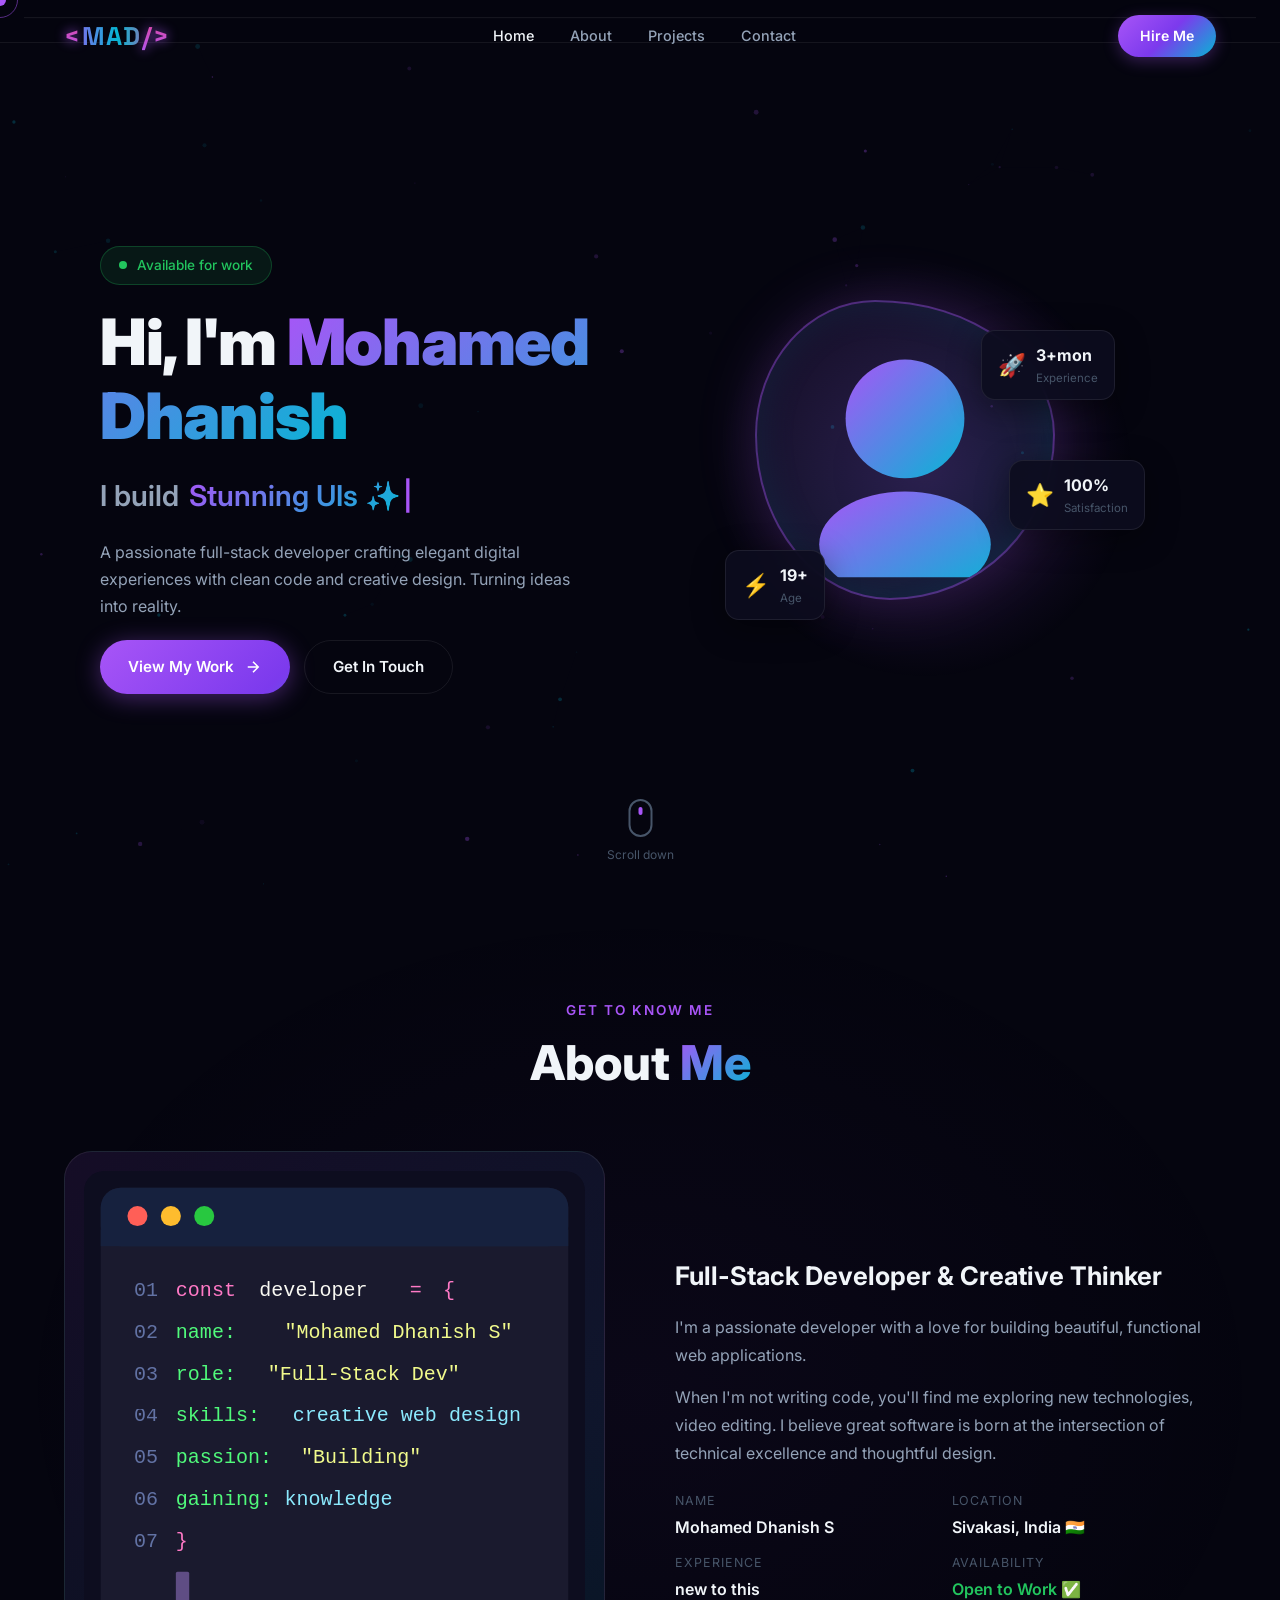
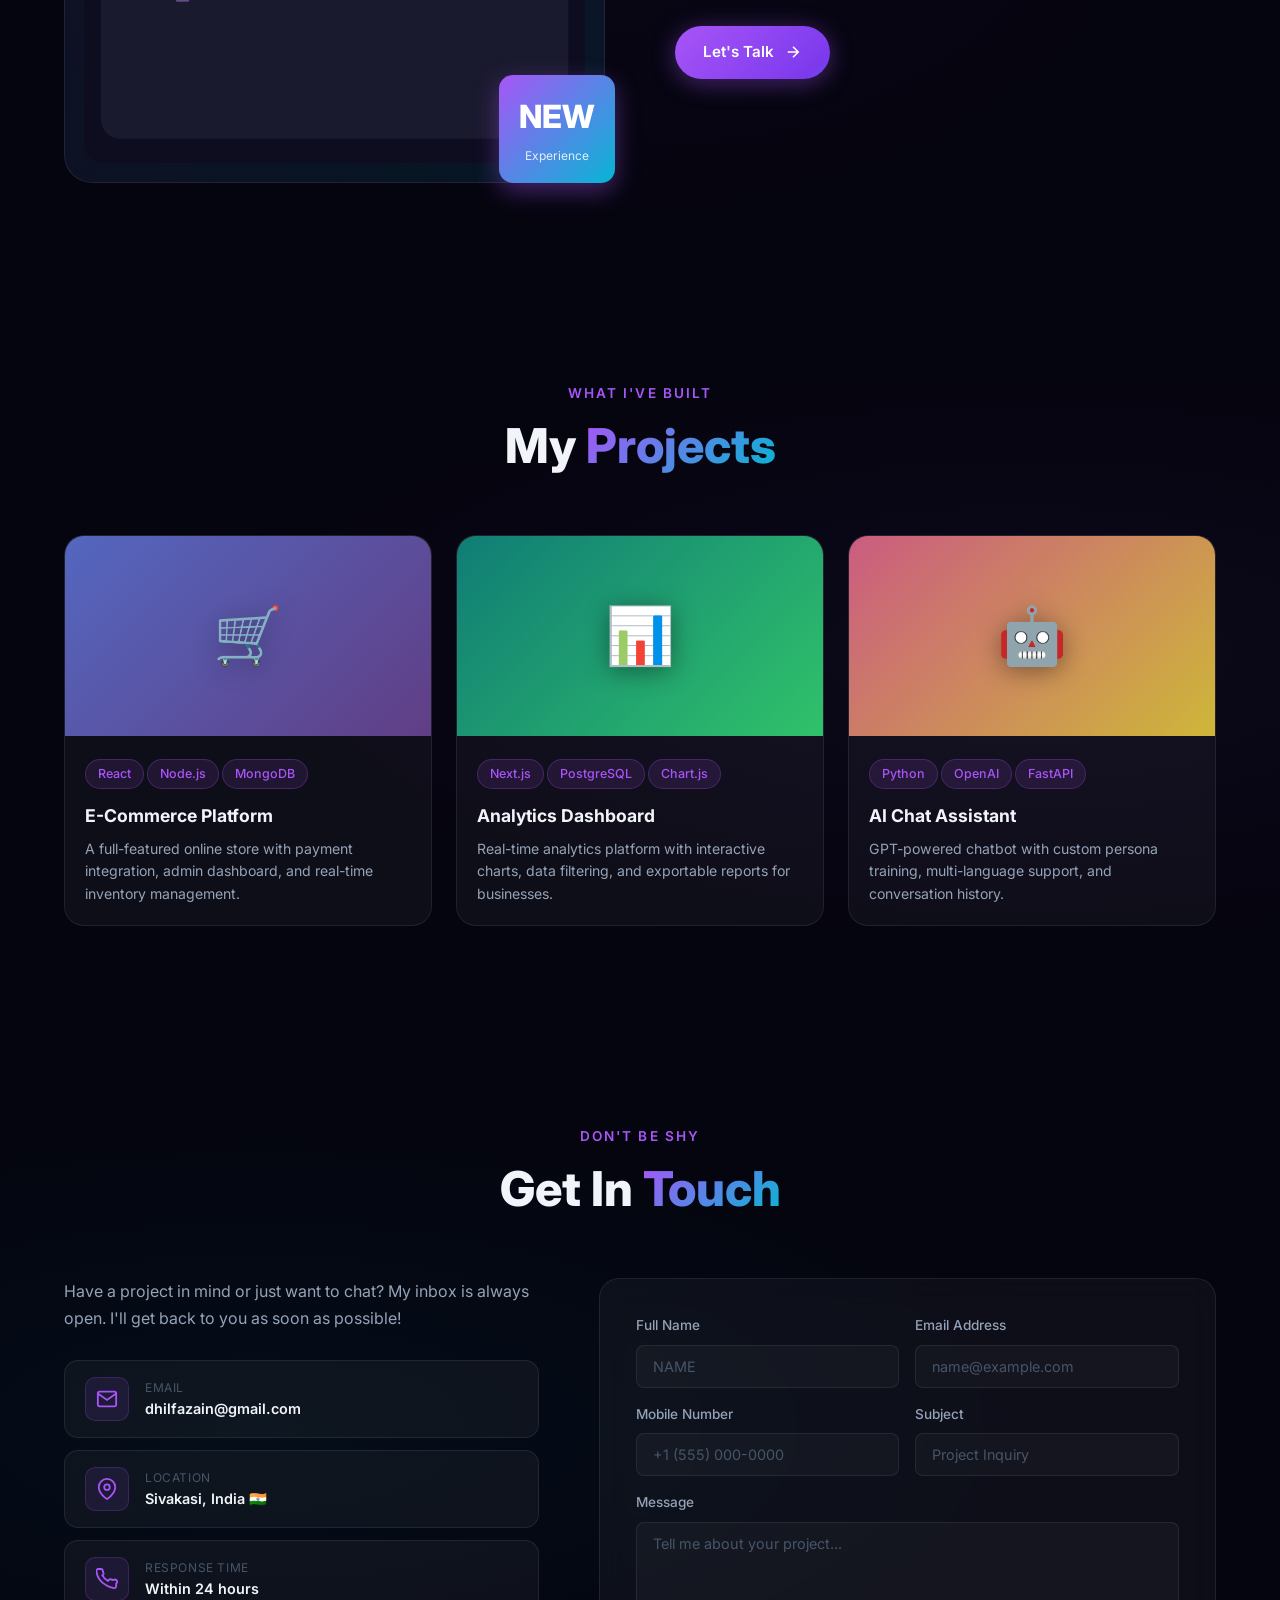
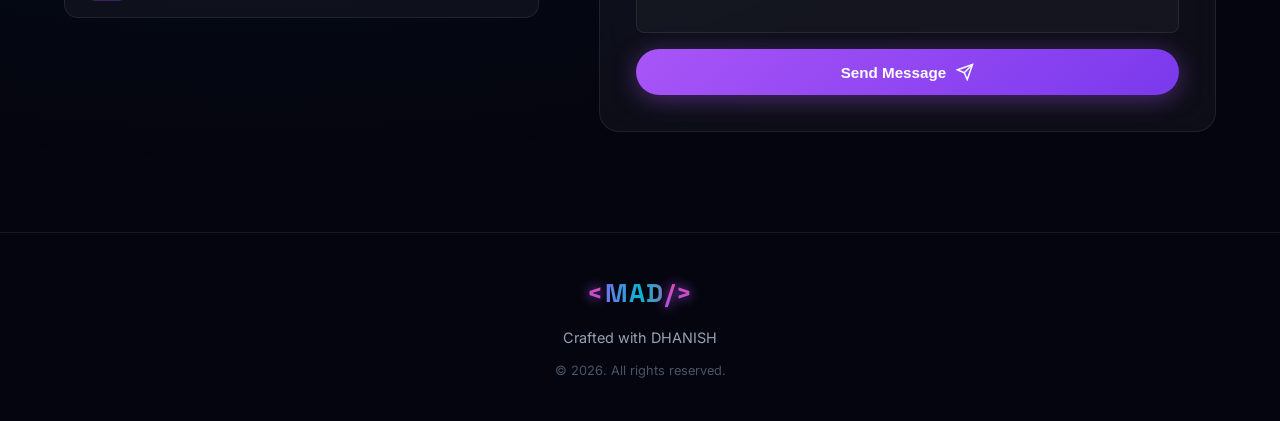
<file: index.html>
<!DOCTYPE html>
<html lang="en">

<head>
  <meta charset="UTF-8" />
  <meta name="viewport" content="width=device-width, initial-scale=1.0" />
  <meta name="description"
    content="Mohamed S — Full-Stack Developer & Creative Designer. Explore my portfolio of projects, skills, and experience." />
  <title>Mohamed s| Portfolio</title>
  <link rel="preconnect" href="https://fonts.googleapis.com" />
  <link rel="preconnect" href="https://fonts.gstatic.com" crossorigin />
  <link
    href="https://fonts.googleapis.com/css2?family=Inter:wght@300;400;500;600;700;800;900&family=Space+Grotesk:wght@400;500;600;700&display=swap"
    rel="stylesheet" />
  <link rel="stylesheet" href="style.css" />
</head>

<body>

  <!-- Custom Cursor -->
  <div class="cursor" id="cursor"></div>
  <div class="cursor-follower" id="cursor-follower"></div>

  <!-- Particle Canvas -->
  <canvas id="particles-canvas"></canvas>

  <!-- ===== NAVIGATION ===== -->
  <nav class="navbar" id="navbar">
    <div class="nav-container">
      <a href="#home" class="nav-logo" id="nav-logo">
        <span class="logo-bracket">&lt;</span>MAD<span class="logo-bracket">/&gt;</span>
      </a>
      <ul class="nav-links" id="nav-links">
        <li><a href="#home" class="nav-link active" data-section="home">Home</a></li>
        <li><a href="#about" class="nav-link" data-section="about">About</a></li>

        <li><a href="#projects" class="nav-link" data-section="projects">Projects</a></li>

        <li><a href="#contact" class="nav-link" data-section="contact">Contact</a></li>
      </ul>
      <a href="#contact" class="nav-cta" id="nav-cta-btn">Hire Me</a>
      <button class="hamburger" id="hamburger" aria-label="Toggle menu">
        <span></span><span></span><span></span>
      </button>
    </div>
  </nav>

  <!-- Mobile Menu -->
  <div class="mobile-menu" id="mobile-menu">
    <ul>
      <li><a href="#home" class="mobile-link">Home</a></li>
      <li><a href="#about" class="mobile-link">About</a></li>

      <li><a href="#projects" class="mobile-link">Projects</a></li>

      <li><a href="#contact" class="mobile-link">Contact</a></li>
    </ul>
  </div>

  <!-- ===== HERO SECTION ===== -->
  <section class="hero" id="home">
    <div class="hero-content">
      <div class="hero-badge reveal-up">
        <span class="badge-dot"></span>
        Available for work
      </div>
      <h1 class="hero-title reveal-up">
        Hi, I'm <span class="gradient-text">Mohamed Dhanish</span>
      </h1>
      <div class="hero-subtitle reveal-up">
        <span>I build </span>
        <span class="typed-wrapper">
          <span class="typed-text" id="typed"></span>
          <span class="typed-cursor">|</span>
        </span>
      </div>
      <p class="hero-desc reveal-up">
        A passionate full-stack developer crafting elegant digital experiences with clean code and creative design.
        Turning ideas into reality.
      </p>
      <div class="hero-actions reveal-up">
        <a href="#projects" class="btn btn-primary" id="view-work-btn">
          <span>View My Work</span>
          <svg width="18" height="18" viewBox="0 0 24 24" fill="none" stroke="currentColor" stroke-width="2">
            <path d="M5 12h14M12 5l7 7-7 7" />
          </svg>
        </a>
        <a href="#contact" class="btn btn-outline" id="contact-hero-btn">
          <span>Get In Touch</span>
        </a>
      </div>
    </div>
    <div class="hero-visual">
      <div class="hero-avatar-wrapper reveal-right">
        <div class="avatar-glow"></div>
        <div class="hero-avatar" id="hero-avatar">
          <div class="avatar-inner">
            <svg viewBox="0 0 200 200" xmlns="http://www.w3.org/2000/svg" width="220" height="220">
              <circle cx="100" cy="80" r="45" fill="url(#avatarGrad)" />
              <ellipse cx="100" cy="175" rx="65" ry="40" fill="url(#avatarGrad)" />
              <defs>
                <linearGradient id="avatarGrad" x1="0%" y1="0%" x2="100%" y2="100%">
                  <stop offset="0%" style="stop-color:#a855f7" />
                  <stop offset="100%" style="stop-color:#06b6d4" />
                </linearGradient>
              </defs>
            </svg>
          </div>
        </div>
        <!-- Floating badges -->
        <div class="float-badge float-badge-1">
          <span class="fb-icon">⚡</span>
          <div>
            <div class="fb-num">19+</div>
            <div class="fb-label">Age</div>
          </div>
        </div>
        <div class="float-badge float-badge-2">
          <span class="fb-icon">🚀</span>
          <div>
            <div class="fb-num">3+mon</div>
            <div class="fb-label">Experience</div>
          </div>
        </div>
        <div class="float-badge float-badge-3">
          <span class="fb-icon">⭐</span>
          <div>
            <div class="fb-num">100%</div>
            <div class="fb-label">Satisfaction</div>
          </div>
        </div>
      </div>
    </div>
    <div class="scroll-indicator">
      <div class="scroll-mouse">
        <div class="scroll-wheel"></div>
      </div>
      <span>Scroll down</span>
    </div>
  </section>

  <!-- ===== ABOUT SECTION ===== -->
  <section class="about section" id="about">
    <div class="container">
      <div class="section-header">
        <p class="section-label reveal-up">Get to know me</p>
        <h2 class="section-title reveal-up">About <span class="gradient-text">Me</span></h2>
      </div>
      <div class="about-grid">
        <div class="about-image-col reveal-left">
          <div class="about-img-wrapper">
            <div class="about-img-bg"></div>
            <div class="about-img">
              <svg viewBox="0 0 300 350" xmlns="http://www.w3.org/2000/svg" width="100%">
                <!-- Code editor mockup -->
                <rect x="10" y="10" width="280" height="330" rx="12" fill="#1a1a2e" />
                <rect x="10" y="10" width="280" height="35" rx="12" fill="#16213e" />
                <rect x="10" y="35" width="280" height="10" fill="#16213e" />
                <circle cx="32" cy="27" r="6" fill="#ff5f57" />
                <circle cx="52" cy="27" r="6" fill="#febc2e" />
                <circle cx="72" cy="27" r="6" fill="#28c840" />
                <text x="30" y="75" fill="#6272a4" font-family="monospace" font-size="12">01</text>
                <text x="55" y="75" fill="#ff79c6" font-family="monospace" font-size="12">const</text>
                <text x="105" y="75" fill="#f8f8f2" font-family="monospace" font-size="12">developer</text>
                <text x="195" y="75" fill="#ff79c6" font-family="monospace" font-size="12">=</text>
                <text x="215" y="75" fill="#ff79c6" font-family="monospace" font-size="12">{</text>
                <text x="30" y="100" fill="#6272a4" font-family="monospace" font-size="12">02</text>
                <text x="55" y="100" fill="#50fa7b" font-family="monospace" font-size="12"> name:</text>
                <text x="120" y="100" fill="#f1fa8c" font-family="monospace" font-size="12">"Mohamed Dhanish S"</text>
                <text x="30" y="125" fill="#6272a4" font-family="monospace" font-size="12">03</text>
                <text x="55" y="125" fill="#50fa7b" font-family="monospace" font-size="12"> role:</text>
                <text x="110" y="125" fill="#f1fa8c" font-family="monospace" font-size="12">"Full-Stack Dev"</text>
                <text x="30" y="150" fill="#6272a4" font-family="monospace" font-size="12">04</text>
                <text x="55" y="150" fill="#50fa7b" font-family="monospace" font-size="12"> skills:</text>
                <text x="125" y="150" fill="#8be9fd" font-family="monospace" font-size="12">creative web design</text>
                <text x="30" y="175" fill="#6272a4" font-family="monospace" font-size="12">05</text>
                <text x="55" y="175" fill="#50fa7b" font-family="monospace" font-size="12"> passion:</text>
                <text x="130" y="175" fill="#f1fa8c" font-family="monospace" font-size="12">"Building"</text>
                <text x="30" y="200" fill="#6272a4" font-family="monospace" font-size="12">06</text>
                <text x="55" y="200" fill="#50fa7b" font-family="monospace" font-size="12"> gaining:</text>
                <text x="120" y="200" fill="#8be9fd" font-family="monospace" font-size="12">knowledge</text>
                <text x="30" y="225" fill="#6272a4" font-family="monospace" font-size="12">07</text>
                <text x="55" y="225" fill="#ff79c6" font-family="monospace" font-size="12">}</text>
                <rect x="55" y="240" width="8" height="18" rx="1" fill="#bd93f9" opacity="0.8">
                  <animate attributeName="opacity" values="0.8;0;0.8" dur="1s" repeatCount="indefinite" />
                </rect>
              </svg>
            </div>
            <div class="about-exp-badge">
              <span class="exp-num">NEW</span>
              <span class="exp-text">Experience</span>
            </div>
          </div>
        </div>
        <div class="about-text-col reveal-right">
          <h3 class="about-heading">Full-Stack Developer & Creative Thinker</h3>
          <p class="about-desc">
            I'm a passionate developer with a love for building beautiful, functional web applications.
          </p>
          <p class="about-desc">
            When I'm not writing code, you'll find me exploring new technologies, video editing. I believe great
            software is born at the intersection of technical excellence and
            thoughtful design.
          </p>
          <div class="about-info-grid">
            <div class="info-item">
              <span class="info-label">Name</span>
              <span class="info-value">Mohamed Dhanish S</span>
            </div>
            <div class="info-item">
              <span class="info-label">Location</span>
              <span class="info-value">Sivakasi, India 🇮🇳</span>
            </div>
            <div class="info-item">
              <span class="info-label">Experience</span>
              <span class="info-value">new to this</span>
            </div>
            <div class="info-item">
              <span class="info-label">Availability</span>
              <span class="info-value available">Open to Work ✅</span>
            </div>
          </div>

          <a href="#contact" class="btn btn-primary" id="about-contact-btn">
            <span>Let's Talk</span>
            <svg width="18" height="18" viewBox="0 0 24 24" fill="none" stroke="currentColor" stroke-width="2">
              <path d="M5 12h14M12 5l7 7-7 7" />
            </svg>
          </a>
        </div>
      </div>
      </di </div>
    </div>
    </div>
    </div>
  </section>

  <!-- ===== PROJECTS SECTION ===== -->
  <section class="projects section" id="projects">
    <div class="container">
      <div class="section-header">
        <p class="section-label reveal-up">What I've built</p>
        <h2 class="section-title reveal-up">My <span class="gradient-text">Projects</span></h2>
      </div>

      <div class="projects-grid" id="projects-grid">
        <div class="project-card reveal-up" data-category="web" id="proj-1">
          <div class="project-img">
            <div class="project-img-bg" style="background: linear-gradient(135deg, #667eea, #764ba2);"></div>
            <div class="project-overlay">
              <a href="#" class="project-link-btn" aria-label="View Project">
                <svg width="20" height="20" viewBox="0 0 24 24" fill="none" stroke="currentColor" stroke-width="2">
                  <path d="M18 13v6a2 2 0 01-2 2H5a2 2 0 01-2-2V8a2 2 0 012-2h6" />
                  <polyline points="15 3 21 3 21 9" />
                  <line x1="10" y1="14" x2="21" y2="3" />
                </svg>
              </a>
              <a href="#" class="project-link-btn" aria-label="GitHub">
                <svg width="20" height="20" viewBox="0 0 24 24" fill="currentColor">
                  <path
                    d="M12 0C5.37 0 0 5.37 0 12c0 5.31 3.435 9.795 8.205 11.385.6.105.825-.255.825-.57 0-.285-.015-1.23-.015-2.235-3.015.555-3.795-.735-4.035-1.41-.135-.345-.72-1.41-1.23-1.695-.42-.225-1.02-.78-.015-.795.945-.015 1.62.87 1.845 1.23 1.08 1.815 2.805 1.305 3.495.99.105-.78.42-1.305.765-1.605-2.67-.3-5.46-1.335-5.46-5.925 0-1.305.465-2.385 1.23-3.225-.12-.3-.54-1.53.12-3.18 0 0 1.005-.315 3.3 1.23.96-.27 1.98-.405 3-.405s2.04.135 3 .405c2.295-1.56 3.3-1.23 3.3-1.23.66 1.65.24 2.88.12 3.18.765.84 1.23 1.905 1.23 3.225 0 4.605-2.805 5.625-5.475 5.925.435.375.81 1.095.81 2.22 0 1.605-.015 2.895-.015 3.3 0 .315.225.69.825.57A12.02 12.02 0 0024 12c0-6.63-5.37-12-12-12z" />
                </svg>
              </a>
            </div>
            <div class="project-icon-display">🛒</div>
          </div>
          <div class="project-info">
            <div class="project-tags">
              <span class="tag">React</span><span class="tag">Node.js</span><span class="tag">MongoDB</span>
            </div>
            <h3 class="project-title">E-Commerce Platform</h3>
            <p class="project-desc">A full-featured online store with payment integration, admin dashboard, and
              real-time inventory management.</p>
          </div>
        </div>

        <div class="project-card reveal-up" data-category="web" id="proj-2">
          <div class="project-img">
            <div class="project-img-bg" style="background: linear-gradient(135deg, #11998e, #38ef7d);"></div>
            <div class="project-overlay">
              <a href="#" class="project-link-btn" aria-label="View Project">
                <svg width="20" height="20" viewBox="0 0 24 24" fill="none" stroke="currentColor" stroke-width="2">
                  <path d="M18 13v6a2 2 0 01-2 2H5a2 2 0 01-2-2V8a2 2 0 012-2h6" />
                  <polyline points="15 3 21 3 21 9" />
                  <line x1="10" y1="14" x2="21" y2="3" />
                </svg>
              </a>
              <a href="#" class="project-link-btn" aria-label="GitHub">
                <svg width="20" height="20" viewBox="0 0 24 24" fill="currentColor">
                  <path
                    d="M12 0C5.37 0 0 5.37 0 12c0 5.31 3.435 9.795 8.205 11.385.6.105.825-.255.825-.57 0-.285-.015-1.23-.015-2.235-3.015.555-3.795-.735-4.035-1.41-.135-.345-.72-1.41-1.23-1.695-.42-.225-1.02-.78-.015-.795.945-.015 1.62.87 1.845 1.23 1.08 1.815 2.805 1.305 3.495.99.105-.78.42-1.305.765-1.605-2.67-.3-5.46-1.335-5.46-5.925 0-1.305.465-2.385 1.23-3.225-.12-.3-.54-1.53.12-3.18 0 0 1.005-.315 3.3 1.23.96-.27 1.98-.405 3-.405s2.04.135 3 .405c2.295-1.56 3.3-1.23 3.3-1.23.66 1.65.24 2.88.12 3.18.765.84 1.23 1.905 1.23 3.225 0 4.605-2.805 5.625-5.475 5.925.435.375.81 1.095.81 2.22 0 1.605-.015 2.895-.015 3.3 0 .315.225.69.825.57A12.02 12.02 0 0024 12c0-6.63-5.37-12-12-12z" />
                </svg>
              </a>
            </div>
            <div class="project-icon-display">📊</div>
          </div>
          <div class="project-info">
            <div class="project-tags">
              <span class="tag">Next.js</span><span class="tag">PostgreSQL</span><span class="tag">Chart.js</span>
            </div>
            <h3 class="project-title">Analytics Dashboard</h3>
            <p class="project-desc">Real-time analytics platform with interactive charts, data filtering, and exportable
              reports for businesses.</p>
          </div>
        </div>





        <div class="project-card reveal-up" data-category="web" id="proj-5">
          <div class="project-img">
            <div class="project-img-bg" style="background: linear-gradient(135deg, #fa709a, #fee140);"></div>
            <div class="project-overlay">
              <a href="#" class="project-link-btn" aria-label="View Project">
                <svg width="20" height="20" viewBox="0 0 24 24" fill="none" stroke="currentColor" stroke-width="2">
                  <path d="M18 13v6a2 2 0 01-2 2H5a2 2 0 01-2-2V8a2 2 0 012-2h6" />
                  <polyline points="15 3 21 3 21 9" />
                  <line x1="10" y1="14" x2="21" y2="3" />
                </svg>
              </a>
              <a href="#" class="project-link-btn" aria-label="GitHub">
                <svg width="20" height="20" viewBox="0 0 24 24" fill="currentColor">
                  <path
                    d="M12 0C5.37 0 0 5.37 0 12c0 5.31 3.435 9.795 8.205 11.385.6.105.825-.255.825-.57 0-.285-.015-1.23-.015-2.235-3.015.555-3.795-.735-4.035-1.41-.135-.345-.72-1.41-1.23-1.695-.42-.225-1.02-.78-.015-.795.945-.015 1.62.87 1.845 1.23 1.08 1.815 2.805 1.305 3.495.99.105-.78.42-1.305.765-1.605-2.67-.3-5.46-1.335-5.46-5.925 0-1.305.465-2.385 1.23-3.225-.12-.3-.54-1.53.12-3.18 0 0 1.005-.315 3.3 1.23.96-.27 1.98-.405 3-.405s2.04.135 3 .405c2.295-1.56 3.3-1.23 3.3-1.23.66 1.65.24 2.88.12 3.18.765.84 1.23 1.905 1.23 3.225 0 4.605-2.805 5.625-5.475 5.925.435.375.81 1.095.81 2.22 0 1.605-.015 2.895-.015 3.3 0 .315.225.69.825.57A12.02 12.02 0 0024 12c0-6.63-5.37-12-12-12z" />
                </svg>
              </a>
            </div>
            <div class="project-icon-display">🤖</div>
          </div>
          <div class="project-info">
            <div class="project-tags">
              <span class="tag">Python</span><span class="tag">OpenAI</span><span class="tag">FastAPI</span>
            </div>
            <h3 class="project-title">AI Chat Assistant</h3>
            <p class="project-desc">GPT-powered chatbot with custom persona training, multi-language support, and
              conversation history.</p>
          </div>
        </div>


      </div>
    </div>
  </section>


  <!-- ===== CONTACT SECTION ===== -->
  <section class="contact section" id="contact">
    <div class="container">
      <div class="section-header">
        <p class="section-label reveal-up">Don't be shy</p>
        <h2 class="section-title reveal-up">Get In <span class="gradient-text">Touch</span></h2>
      </div>
      <div class="contact-grid">
        <div class="contact-info reveal-left">
          <p class="contact-intro">Have a project in mind or just want to chat? My inbox is always open. I'll get back
            to you as soon as possible!</p>
          <div class="contact-cards">
            <div class="contact-card" id="contact-email-card">
              <div class="cc-icon">
                <svg width="22" height="22" viewBox="0 0 24 24" fill="none" stroke="currentColor" stroke-width="2">
                  <path d="M4 4h16c1.1 0 2 .9 2 2v12c0 1.1-.9 2-2 2H4c-1.1 0-2-.9-2-2V6c0-1.1.9-2 2-2z" />
                  <polyline points="22,6 12,13 2,6" />
                </svg>
              </div>
              <div>
                <div class="cc-label">Email</div>
                <div class="cc-value">dhilfazain@gmail.com</div>
              </div>
            </div>
            <div class="contact-card" id="contact-location-card">
              <div class="cc-icon">
                <svg width="22" height="22" viewBox="0 0 24 24" fill="none" stroke="currentColor" stroke-width="2">
                  <path d="M21 10c0 7-9 13-9 13s-9-6-9-13a9 9 0 0118 0z" />
                  <circle cx="12" cy="10" r="3" />
                </svg>
              </div>
              <div>
                <div class="cc-label">Location</div>
                <div class="cc-value">Sivakasi, India 🇮🇳</div>
              </div>
            </div>
            <div class="contact-card" id="contact-phone-card">
              <div class="cc-icon">
                <svg width="22" height="22" viewBox="0 0 24 24" fill="none" stroke="currentColor" stroke-width="2">
                  <path
                    d="M22 16.92v3a2 2 0 01-2.18 2 19.79 19.79 0 01-8.63-3.07A19.5 19.5 0 013.52 12 19.79 19.79 0 01.43 3.24a2 2 0 012-2.18h3a2 2 0 012 1.72c.127.96.361 1.903.7 2.81a2 2 0 01-.45 2.11L6.91 8.09a16 16 0 006 6l1.27-1.27a2 2 0 012.11-.45c.907.339 1.85.573 2.81.7A2 2 0 0122 16.92z" />
                </svg>
              </div>
              <div>
                <div class="cc-label">Response Time</div>
                <div class="cc-value">Within 24 hours</div>
              </div>
            </div>
          </div>

        </div>
        <div class="contact-form-wrapper reveal-right">
          <form class="contact-form glass-card" id="contact-form" novalidate>
            <div class="form-row">
              <div class="form-group">
                <label for="cf-name">Full Name</label>
                <input type="text" id="cf-name" name="name" placeholder="NAME" required />
              </div>
              <div class="form-group">
                <label for="cf-email">Email Address</label>
                <input type="email" id="cf-email" name="email" placeholder="name@example.com" required />
              </div>
            </div>
            <div class="form-row">
              <div class="form-group">
                <label for="cf-phone">Mobile Number</label>
                <input type="tel" id="cf-phone" name="phone" placeholder="+1 (555) 000-0000" />
              </div>
              <div class="form-group">
                <label for="cf-subject">Subject</label>
                <input type="text" id="cf-subject" name="subject" placeholder="Project Inquiry" />
              </div>
            </div>
            <div class="form-group">
              <label for="cf-message">Message</label>
              <textarea id="cf-message" name="message" rows="5" placeholder="Tell me about your project..."
                required></textarea>
            </div>
            <button type="submit" class="btn btn-primary btn-full" id="form-submit-btn">
              <span>Send Message</span>
              <svg width="18" height="18" viewBox="0 0 24 24" fill="none" stroke="currentColor" stroke-width="2">
                <line x1="22" y1="2" x2="11" y2="13" />
                <polygon points="22 2 15 22 11 13 2 9 22 2" />
              </svg>
            </button>
            <div class="form-success" id="form-success">
              <span>✅ Message sent successfully! I'll get back to you soon.</span>
            </div>
          </form>
        </div>
      </div>
    </div>
  </section>

  <!-- ===== FOOTER ===== -->
  <footer class="footer">
    <div class="container">
      <div class="footer-content">
        <a href="#home" class="nav-logo">
          <span class="logo-bracket">&lt;</span>MAD<span class="logo-bracket">/&gt;</span>
        </a>
        <p class="footer-text">Crafted with DHANISH</p>
        <p class="footer-copy">© 2026. All rights reserved.</p>
      </div>
    </div>
  </footer>

  <!-- Back to top -->
  <button class="back-to-top" id="back-to-top" aria-label="Back to top">
    <svg width="20" height="20" viewBox="0 0 24 24" fill="none" stroke="currentColor" stroke-width="2.5">
      <path d="M18 15l-6-6-6 6" />
    </svg>
  </button>

  <script src="script.js"></script>
</body>

</html>
</file>
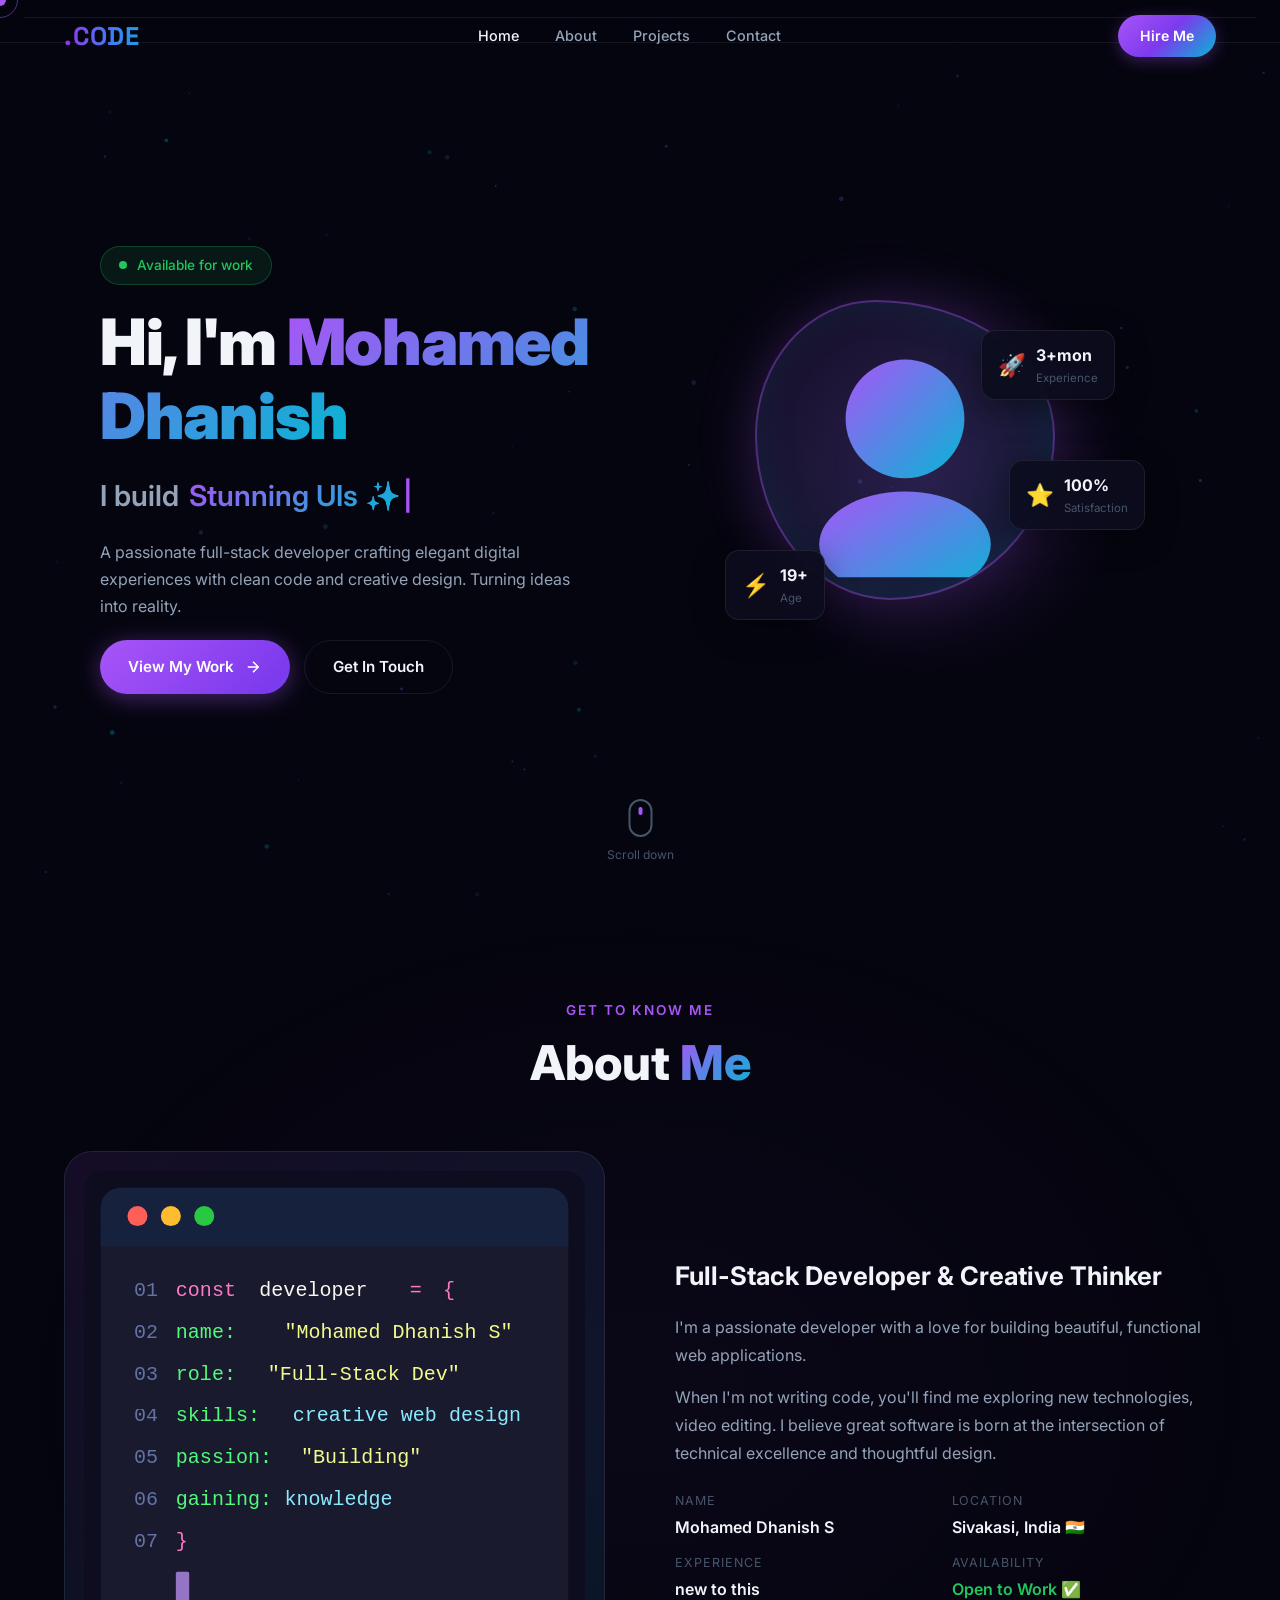
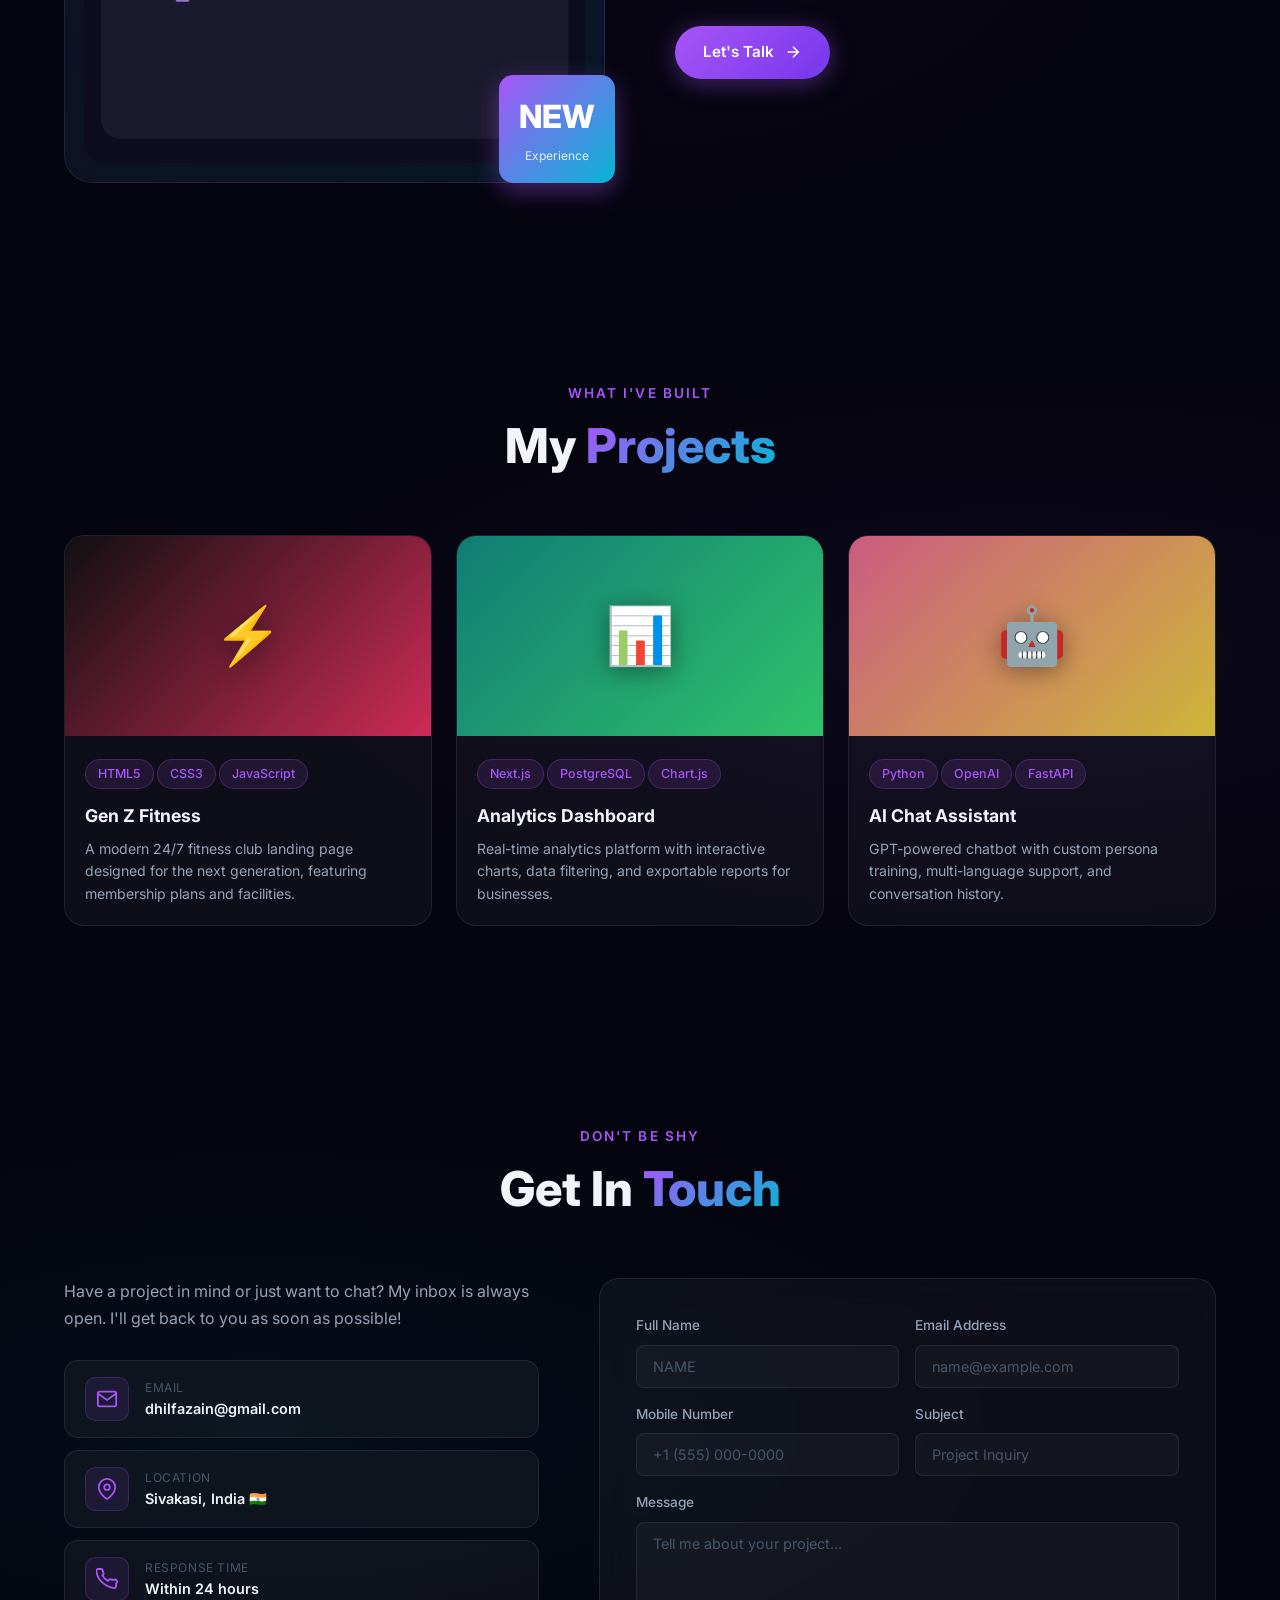
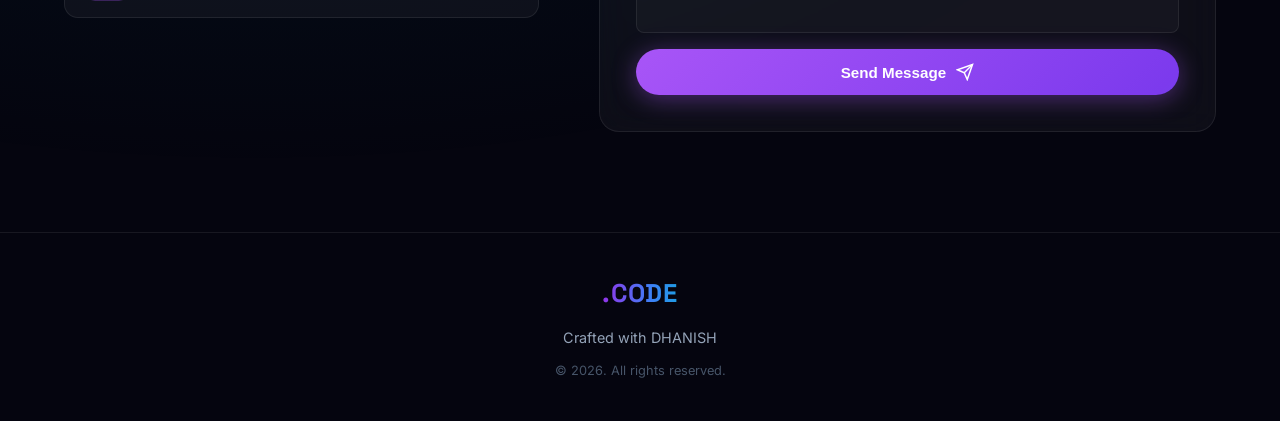
<file: public/index.html>
<!DOCTYPE html>
<html lang="en">

<head>
  <meta charset="UTF-8" />
  <meta name="viewport" content="width=device-width, initial-scale=1.0" />
  <meta name="description"
    content="Mohamed S — Full-Stack Developer & Creative Designer. Explore my portfolio of projects, skills, and experience." />
  <title>Mohamed s| Portfolio</title>
  <link rel="preconnect" href="https://fonts.googleapis.com" />
  <link rel="preconnect" href="https://fonts.gstatic.com" crossorigin />
  <link
    href="https://fonts.googleapis.com/css2?family=Inter:wght@300;400;500;600;700;800;900&family=Space+Grotesk:wght@400;500;600;700&display=swap"
    rel="stylesheet" />
  <link rel="stylesheet" href="style.css" />
</head>

<body>

  <!-- Custom Cursor -->
  <div class="cursor" id="cursor"></div>
  <div class="cursor-follower" id="cursor-follower"></div>

  <!-- Particle Canvas -->
  <canvas id="particles-canvas"></canvas>

  <!-- ===== NAVIGATION ===== -->
  <nav class="navbar" id="navbar">
    <div class="nav-container">
      <a href="#home" class="nav-logo" id="nav-logo">
        .CODE
      </a>
      <ul class="nav-links" id="nav-links">
        <li><a href="#home" class="nav-link active" data-section="home">Home</a></li>
        <li><a href="#about" class="nav-link" data-section="about">About</a></li>

        <li><a href="#projects" class="nav-link" data-section="projects">Projects</a></li>

        <li><a href="#contact" class="nav-link" data-section="contact">Contact</a></li>
      </ul>
      <a href="#contact" class="nav-cta" id="nav-cta-btn">Hire Me</a>
      <button class="hamburger" id="hamburger" aria-label="Toggle menu">
        <span></span><span></span><span></span>
      </button>
    </div>
  </nav>

  <!-- Mobile Menu -->
  <div class="mobile-menu" id="mobile-menu">
    <ul>
      <li><a href="#home" class="mobile-link">Home</a></li>
      <li><a href="#about" class="mobile-link">About</a></li>

      <li><a href="#projects" class="mobile-link">Projects</a></li>

      <li><a href="#contact" class="mobile-link">Contact</a></li>
    </ul>
  </div>

  <!-- ===== HERO SECTION ===== -->
  <section class="hero" id="home">
    <div class="hero-content">
      <div class="hero-badge reveal-up">
        <span class="badge-dot"></span>
        Available for work
      </div>
      <h1 class="hero-title reveal-up">
        Hi, I'm <span class="gradient-text">Mohamed Dhanish</span>
      </h1>
      <div class="hero-subtitle reveal-up">
        <span>I build </span>
        <span class="typed-wrapper">
          <span class="typed-text" id="typed"></span>
          <span class="typed-cursor">|</span>
        </span>
      </div>
      <p class="hero-desc reveal-up">
        A passionate full-stack developer crafting elegant digital experiences with clean code and creative design.
        Turning ideas into reality.
      </p>
      <div class="hero-actions reveal-up">
        <a href="#projects" class="btn btn-primary" id="view-work-btn">
          <span>View My Work</span>
          <svg width="18" height="18" viewBox="0 0 24 24" fill="none" stroke="currentColor" stroke-width="2">
            <path d="M5 12h14M12 5l7 7-7 7" />
          </svg>
        </a>
        <a href="#contact" class="btn btn-outline" id="contact-hero-btn">
          <span>Get In Touch</span>
        </a>
      </div>
    </div>
    <div class="hero-visual">
      <div class="hero-avatar-wrapper reveal-right">
        <div class="avatar-glow"></div>
        <div class="hero-avatar" id="hero-avatar">
          <div class="avatar-inner">
            <svg viewBox="0 0 200 200" xmlns="http://www.w3.org/2000/svg" width="220" height="220">
              <circle cx="100" cy="80" r="45" fill="url(#avatarGrad)" />
              <ellipse cx="100" cy="175" rx="65" ry="40" fill="url(#avatarGrad)" />
              <defs>
                <linearGradient id="avatarGrad" x1="0%" y1="0%" x2="100%" y2="100%">
                  <stop offset="0%" style="stop-color:#a855f7" />
                  <stop offset="100%" style="stop-color:#06b6d4" />
                </linearGradient>
              </defs>
            </svg>
          </div>
        </div>
        <!-- Floating badges -->
        <div class="float-badge float-badge-1">
          <span class="fb-icon">⚡</span>
          <div>
            <div class="fb-num">19+</div>
            <div class="fb-label">Age</div>
          </div>
        </div>
        <div class="float-badge float-badge-2">
          <span class="fb-icon">🚀</span>
          <div>
            <div class="fb-num">3+mon</div>
            <div class="fb-label">Experience</div>
          </div>
        </div>
        <div class="float-badge float-badge-3">
          <span class="fb-icon">⭐</span>
          <div>
            <div class="fb-num">100%</div>
            <div class="fb-label">Satisfaction</div>
          </div>
        </div>
      </div>
    </div>
    <div class="scroll-indicator">
      <div class="scroll-mouse">
        <div class="scroll-wheel"></div>
      </div>
      <span>Scroll down</span>
    </div>
  </section>

  <!-- ===== ABOUT SECTION ===== -->
  <section class="about section" id="about">
    <div class="container">
      <div class="section-header">
        <p class="section-label reveal-up">Get to know me</p>
        <h2 class="section-title reveal-up">About <span class="gradient-text">Me</span></h2>
      </div>
      <div class="about-grid">
        <div class="about-image-col reveal-left">
          <div class="about-img-wrapper">
            <div class="about-img-bg"></div>
            <div class="about-img">
              <svg viewBox="0 0 300 350" xmlns="http://www.w3.org/2000/svg" width="100%">
                <!-- Code editor mockup -->
                <rect x="10" y="10" width="280" height="330" rx="12" fill="#1a1a2e" />
                <rect x="10" y="10" width="280" height="35" rx="12" fill="#16213e" />
                <rect x="10" y="35" width="280" height="10" fill="#16213e" />
                <circle cx="32" cy="27" r="6" fill="#ff5f57" />
                <circle cx="52" cy="27" r="6" fill="#febc2e" />
                <circle cx="72" cy="27" r="6" fill="#28c840" />
                <text x="30" y="75" fill="#6272a4" font-family="monospace" font-size="12">01</text>
                <text x="55" y="75" fill="#ff79c6" font-family="monospace" font-size="12">const</text>
                <text x="105" y="75" fill="#f8f8f2" font-family="monospace" font-size="12">developer</text>
                <text x="195" y="75" fill="#ff79c6" font-family="monospace" font-size="12">=</text>
                <text x="215" y="75" fill="#ff79c6" font-family="monospace" font-size="12">{</text>
                <text x="30" y="100" fill="#6272a4" font-family="monospace" font-size="12">02</text>
                <text x="55" y="100" fill="#50fa7b" font-family="monospace" font-size="12"> name:</text>
                <text x="120" y="100" fill="#f1fa8c" font-family="monospace" font-size="12">"Mohamed Dhanish S"</text>
                <text x="30" y="125" fill="#6272a4" font-family="monospace" font-size="12">03</text>
                <text x="55" y="125" fill="#50fa7b" font-family="monospace" font-size="12"> role:</text>
                <text x="110" y="125" fill="#f1fa8c" font-family="monospace" font-size="12">"Full-Stack Dev"</text>
                <text x="30" y="150" fill="#6272a4" font-family="monospace" font-size="12">04</text>
                <text x="55" y="150" fill="#50fa7b" font-family="monospace" font-size="12"> skills:</text>
                <text x="125" y="150" fill="#8be9fd" font-family="monospace" font-size="12">creative web design</text>
                <text x="30" y="175" fill="#6272a4" font-family="monospace" font-size="12">05</text>
                <text x="55" y="175" fill="#50fa7b" font-family="monospace" font-size="12"> passion:</text>
                <text x="130" y="175" fill="#f1fa8c" font-family="monospace" font-size="12">"Building"</text>
                <text x="30" y="200" fill="#6272a4" font-family="monospace" font-size="12">06</text>
                <text x="55" y="200" fill="#50fa7b" font-family="monospace" font-size="12"> gaining:</text>
                <text x="120" y="200" fill="#8be9fd" font-family="monospace" font-size="12">knowledge</text>
                <text x="30" y="225" fill="#6272a4" font-family="monospace" font-size="12">07</text>
                <text x="55" y="225" fill="#ff79c6" font-family="monospace" font-size="12">}</text>
                <rect x="55" y="240" width="8" height="18" rx="1" fill="#bd93f9" opacity="0.8">
                  <animate attributeName="opacity" values="0.8;0;0.8" dur="1s" repeatCount="indefinite" />
                </rect>
              </svg>
            </div>
            <div class="about-exp-badge">
              <span class="exp-num">NEW</span>
              <span class="exp-text">Experience</span>
            </div>
          </div>
        </div>
        <div class="about-text-col reveal-right">
          <h3 class="about-heading">Full-Stack Developer & Creative Thinker</h3>
          <p class="about-desc">
            I'm a passionate developer with a love for building beautiful, functional web applications.
          </p>
          <p class="about-desc">
            When I'm not writing code, you'll find me exploring new technologies, video editing. I believe great
            software is born at the intersection of technical excellence and
            thoughtful design.
          </p>
          <div class="about-info-grid">
            <div class="info-item">
              <span class="info-label">Name</span>
              <span class="info-value">Mohamed Dhanish S</span>
            </div>
            <div class="info-item">
              <span class="info-label">Location</span>
              <span class="info-value">Sivakasi, India 🇮🇳</span>
            </div>
            <div class="info-item">
              <span class="info-label">Experience</span>
              <span class="info-value">new to this</span>
            </div>
            <div class="info-item">
              <span class="info-label">Availability</span>
              <span class="info-value available">Open to Work ✅</span>
            </div>
          </div>

          <a href="#contact" class="btn btn-primary" id="about-contact-btn">
            <span>Let's Talk</span>
            <svg width="18" height="18" viewBox="0 0 24 24" fill="none" stroke="currentColor" stroke-width="2">
              <path d="M5 12h14M12 5l7 7-7 7" />
            </svg>
          </a>
        </div>
      </div>
    </div>
  </section>

  <!-- ===== PROJECTS SECTION ===== -->
  <section class="projects section" id="projects">
    <div class="container">
      <div class="section-header">
        <p class="section-label reveal-up">What I've built</p>
        <h2 class="section-title reveal-up">My <span class="gradient-text">Projects</span></h2>
      </div>

      <div class="projects-grid" id="projects-grid">
        <div class="project-card reveal-up" data-category="web" id="proj-1" onclick="window.open('https://gen-z-fitness.vercel.app/', '_blank')" style="cursor: pointer;">
          <div class="project-img">
            <div class="project-img-bg" style="background: linear-gradient(135deg, #111111, #ff3366);"></div>
            <div class="project-overlay">
              <a href="https://gen-z-fitness.vercel.app/" target="_blank" rel="noopener noreferrer" class="project-link-btn" aria-label="View Project" onclick="event.stopPropagation()">
                <svg width="20" height="20" viewBox="0 0 24 24" fill="none" stroke="currentColor" stroke-width="2">
                  <path d="M18 13v6a2 2 0 01-2 2H5a2 2 0 01-2-2V8a2 2 0 012-2h6" />
                  <polyline points="15 3 21 3 21 9" />
                  <line x1="10" y1="14" x2="21" y2="3" />
                </svg>
              </a>

            </div>
            <div class="project-icon-display">⚡</div>
          </div>
          <div class="project-info">
            <div class="project-tags">
              <span class="tag">HTML5</span><span class="tag">CSS3</span><span class="tag">JavaScript</span>
            </div>
            <h3 class="project-title">Gen Z Fitness</h3>
            <p class="project-desc">A modern 24/7 fitness club landing page designed for the next generation, featuring membership plans and facilities.</p>
          </div>
        </div>

        <div class="project-card reveal-up" data-category="web" id="proj-2">
          <div class="project-img">
            <div class="project-img-bg" style="background: linear-gradient(135deg, #11998e, #38ef7d);"></div>
            <div class="project-overlay">
              <a href="#" class="project-link-btn" aria-label="View Project">
                <svg width="20" height="20" viewBox="0 0 24 24" fill="none" stroke="currentColor" stroke-width="2">
                  <path d="M18 13v6a2 2 0 01-2 2H5a2 2 0 01-2-2V8a2 2 0 012-2h6" />
                  <polyline points="15 3 21 3 21 9" />
                  <line x1="10" y1="14" x2="21" y2="3" />
                </svg>
              </a>
              <a href="#" class="project-link-btn" aria-label="GitHub">
                <svg width="20" height="20" viewBox="0 0 24 24" fill="currentColor">
                  <path
                    d="M12 0C5.37 0 0 5.37 0 12c0 5.31 3.435 9.795 8.205 11.385.6.105.825-.255.825-.57 0-.285-.015-1.23-.015-2.235-3.015.555-3.795-.735-4.035-1.41-.135-.345-.72-1.41-1.23-1.695-.42-.225-1.02-.78-.015-.795.945-.015 1.62.87 1.845 1.23 1.08 1.815 2.805 1.305 3.495.99.105-.78.42-1.305.765-1.605-2.67-.3-5.46-1.335-5.46-5.925 0-1.305.465-2.385 1.23-3.225-.12-.3-.54-1.53.12-3.18 0 0 1.005-.315 3.3 1.23.96-.27 1.98-.405 3-.405s2.04.135 3 .405c2.295-1.56 3.3-1.23 3.3-1.23.66 1.65.24 2.88.12 3.18.765.84 1.23 1.905 1.23 3.225 0 4.605-2.805 5.625-5.475 5.925.435.375.81 1.095.81 2.22 0 1.605-.015 2.895-.015 3.3 0 .315.225.69.825.57A12.02 12.02 0 0024 12c0-6.63-5.37-12-12-12z" />
                </svg>
              </a>
            </div>
            <div class="project-icon-display">📊</div>
          </div>
          <div class="project-info">
            <div class="project-tags">
              <span class="tag">Next.js</span><span class="tag">PostgreSQL</span><span class="tag">Chart.js</span>
            </div>
            <h3 class="project-title">Analytics Dashboard</h3>
            <p class="project-desc">Real-time analytics platform with interactive charts, data filtering, and exportable
              reports for businesses.</p>
          </div>
        </div>





        <div class="project-card reveal-up" data-category="web" id="proj-5">
          <div class="project-img">
            <div class="project-img-bg" style="background: linear-gradient(135deg, #fa709a, #fee140);"></div>
            <div class="project-overlay">
              <a href="#" class="project-link-btn" aria-label="View Project">
                <svg width="20" height="20" viewBox="0 0 24 24" fill="none" stroke="currentColor" stroke-width="2">
                  <path d="M18 13v6a2 2 0 01-2 2H5a2 2 0 01-2-2V8a2 2 0 012-2h6" />
                  <polyline points="15 3 21 3 21 9" />
                  <line x1="10" y1="14" x2="21" y2="3" />
                </svg>
              </a>
              <a href="#" class="project-link-btn" aria-label="GitHub">
                <svg width="20" height="20" viewBox="0 0 24 24" fill="currentColor">
                  <path
                    d="M12 0C5.37 0 0 5.37 0 12c0 5.31 3.435 9.795 8.205 11.385.6.105.825-.255.825-.57 0-.285-.015-1.23-.015-2.235-3.015.555-3.795-.735-4.035-1.41-.135-.345-.72-1.41-1.23-1.695-.42-.225-1.02-.78-.015-.795.945-.015 1.62.87 1.845 1.23 1.08 1.815 2.805 1.305 3.495.99.105-.78.42-1.305.765-1.605-2.67-.3-5.46-1.335-5.46-5.925 0-1.305.465-2.385 1.23-3.225-.12-.3-.54-1.53.12-3.18 0 0 1.005-.315 3.3 1.23.96-.27 1.98-.405 3-.405s2.04.135 3 .405c2.295-1.56 3.3-1.23 3.3-1.23.66 1.65.24 2.88.12 3.18.765.84 1.23 1.905 1.23 3.225 0 4.605-2.805 5.625-5.475 5.925.435.375.81 1.095.81 2.22 0 1.605-.015 2.895-.015 3.3 0 .315.225.69.825.57A12.02 12.02 0 0024 12c0-6.63-5.37-12-12-12z" />
                </svg>
              </a>
            </div>
            <div class="project-icon-display">🤖</div>
          </div>
          <div class="project-info">
            <div class="project-tags">
              <span class="tag">Python</span><span class="tag">OpenAI</span><span class="tag">FastAPI</span>
            </div>
            <h3 class="project-title">AI Chat Assistant</h3>
            <p class="project-desc">GPT-powered chatbot with custom persona training, multi-language support, and
              conversation history.</p>
          </div>
        </div>


      </div>
    </div>
  </section>


  <!-- ===== CONTACT SECTION ===== -->
  <section class="contact section" id="contact">
    <div class="container">
      <div class="section-header">
        <p class="section-label reveal-up">Don't be shy</p>
        <h2 class="section-title reveal-up">Get In <span class="gradient-text">Touch</span></h2>
      </div>
      <div class="contact-grid">
        <div class="contact-info reveal-left">
          <p class="contact-intro">Have a project in mind or just want to chat? My inbox is always open. I'll get back
            to you as soon as possible!</p>
          <div class="contact-cards">
            <div class="contact-card" id="contact-email-card">
              <div class="cc-icon">
                <svg width="22" height="22" viewBox="0 0 24 24" fill="none" stroke="currentColor" stroke-width="2">
                  <path d="M4 4h16c1.1 0 2 .9 2 2v12c0 1.1-.9 2-2 2H4c-1.1 0-2-.9-2-2V6c0-1.1.9-2 2-2z" />
                  <polyline points="22,6 12,13 2,6" />
                </svg>
              </div>
              <div>
                <div class="cc-label">Email</div>
                <div class="cc-value">dhilfazain@gmail.com</div>
              </div>
            </div>
            <div class="contact-card" id="contact-location-card">
              <div class="cc-icon">
                <svg width="22" height="22" viewBox="0 0 24 24" fill="none" stroke="currentColor" stroke-width="2">
                  <path d="M21 10c0 7-9 13-9 13s-9-6-9-13a9 9 0 0118 0z" />
                  <circle cx="12" cy="10" r="3" />
                </svg>
              </div>
              <div>
                <div class="cc-label">Location</div>
                <div class="cc-value">Sivakasi, India 🇮🇳</div>
              </div>
            </div>
            <div class="contact-card" id="contact-phone-card">
              <div class="cc-icon">
                <svg width="22" height="22" viewBox="0 0 24 24" fill="none" stroke="currentColor" stroke-width="2">
                  <path
                    d="M22 16.92v3a2 2 0 01-2.18 2 19.79 19.79 0 01-8.63-3.07A19.5 19.5 0 013.52 12 19.79 19.79 0 01.43 3.24a2 2 0 012-2.18h3a2 2 0 012 1.72c.127.96.361 1.903.7 2.81a2 2 0 01-.45 2.11L6.91 8.09a16 16 0 006 6l1.27-1.27a2 2 0 012.11-.45c.907.339 1.85.573 2.81.7A2 2 0 0122 16.92z" />
                </svg>
              </div>
              <div>
                <div class="cc-label">Response Time</div>
                <div class="cc-value">Within 24 hours</div>
              </div>
            </div>
          </div>

        </div>
        <div class="contact-form-wrapper reveal-right">
          <form class="contact-form glass-card" id="contact-form" novalidate>
            <div class="form-row">
              <div class="form-group">
                <label for="cf-name">Full Name</label>
                <input type="text" id="cf-name" name="name" placeholder="NAME" required />
              </div>
              <div class="form-group">
                <label for="cf-email">Email Address</label>
                <input type="email" id="cf-email" name="email" placeholder="name@example.com" required />
              </div>
            </div>
            <div class="form-row">
              <div class="form-group">
                <label for="cf-phone">Mobile Number</label>
                <input type="tel" id="cf-phone" name="phone" placeholder="+1 (555) 000-0000" />
              </div>
              <div class="form-group">
                <label for="cf-subject">Subject</label>
                <input type="text" id="cf-subject" name="subject" placeholder="Project Inquiry" />
              </div>
            </div>
            <div class="form-group">
              <label for="cf-message">Message</label>
              <textarea id="cf-message" name="message" rows="5" placeholder="Tell me about your project..."
                required></textarea>
            </div>
            <button type="submit" class="btn btn-primary btn-full" id="form-submit-btn">
              <span>Send Message</span>
              <svg width="18" height="18" viewBox="0 0 24 24" fill="none" stroke="currentColor" stroke-width="2">
                <line x1="22" y1="2" x2="11" y2="13" />
                <polygon points="22 2 15 22 11 13 2 9 22 2" />
              </svg>
            </button>
            <div class="form-success" id="form-success">
              <span>✅ Message sent successfully! I'll get back to you soon.</span>
            </div>
          </form>
        </div>
      </div>
    </div>
  </section>

  <!-- ===== FOOTER ===== -->
  <footer class="footer">
    <div class="container">
      <div class="footer-content">
        <a href="#home" class="nav-logo">
          .CODE
        </a>
        <p class="footer-text">Crafted with DHANISH</p>
        <p class="footer-copy">© 2026. All rights reserved.</p>
      </div>
    </div>
  </footer>

  <!-- Back to top -->
  <button class="back-to-top" id="back-to-top" aria-label="Back to top">
    <svg width="20" height="20" viewBox="0 0 24 24" fill="none" stroke="currentColor" stroke-width="2.5">
      <path d="M18 15l-6-6-6 6" />
    </svg>
  </button>

  <script src="script.js"></script>
</body>

</html>
</file>
<file: style.css>
/* ===== CSS RESET & ROOT VARIABLES ===== */
*, *::before, *::after {
  margin: 0;
  padding: 0;
  box-sizing: border-box;
}

:root {
  --bg-primary: #05050f;
  --bg-secondary: #0d0d1f;
  --bg-card: rgba(255, 255, 255, 0.04);
  --bg-card-hover: rgba(255, 255, 255, 0.07);

  --accent-purple: #a855f7;
  --accent-cyan: #06b6d4;
  --accent-pink: #ec4899;

  --grad-primary: linear-gradient(135deg, #a855f7, #06b6d4);
  --grad-btn: linear-gradient(135deg, #a855f7 0%, #7c3aed 50%, #06b6d4 100%);

  --text-primary: #f1f5f9;
  --text-secondary: #94a3b8;
  --text-muted: #475569;

  --border-color: rgba(255, 255, 255, 0.08);
  --border-glow: rgba(168, 85, 247, 0.3);

  --shadow-glow: 0 0 60px rgba(168, 85, 247, 0.15);
  --shadow-card: 0 8px 32px rgba(0, 0, 0, 0.4);

  --nav-height: 72px;
  --section-pad: 100px;
  --container-max: 1200px;

  --transition: 0.3s cubic-bezier(0.4, 0, 0.2, 1);
  --transition-slow: 0.6s cubic-bezier(0.4, 0, 0.2, 1);

  --radius-sm: 8px;
  --radius-md: 14px;
  --radius-lg: 20px;
  --radius-xl: 28px;
}

html {
  scroll-behavior: smooth;
  scroll-padding-top: var(--nav-height);
}

body {
  font-family: 'Inter', 'Space Grotesk', -apple-system, sans-serif;
  background: var(--bg-primary);
  color: var(--text-primary);
  line-height: 1.6;
  overflow-x: hidden;
  cursor: none;
}

/* ===== SCROLLBAR ===== */
::-webkit-scrollbar { width: 6px; }
::-webkit-scrollbar-track { background: var(--bg-primary); }
::-webkit-scrollbar-thumb { background: var(--accent-purple); border-radius: 3px; }

/* ===== PARTICLES CANVAS ===== */
#particles-canvas {
  position: fixed;
  top: 0; left: 0;
  width: 100%; height: 100%;
  pointer-events: none;
  z-index: 0;
  opacity: 0.5;
}

/* ===== CUSTOM CURSOR ===== */
.cursor {
  width: 12px; height: 12px;
  background: var(--accent-purple);
  border-radius: 50%;
  position: fixed;
  pointer-events: none;
  z-index: 9999;
  transform: translate(-50%, -50%);
  transition: width 0.2s, height 0.2s, background 0.2s;
  mix-blend-mode: screen;
}
.cursor-follower {
  width: 36px; height: 36px;
  border: 1.5px solid rgba(168, 85, 247, 0.5);
  border-radius: 50%;
  position: fixed;
  pointer-events: none;
  z-index: 9998;
  transform: translate(-50%, -50%);
  transition: transform 0.12s ease, width 0.3s, height 0.3s, border-color 0.3s;
}
body:has(a:hover, button:hover) .cursor { width: 20px; height: 20px; background: var(--accent-cyan); }
body:has(a:hover, button:hover) .cursor-follower { width: 52px; height: 52px; border-color: var(--accent-cyan); }

/* ===== UTILITY CLASSES ===== */
.container {
  max-width: var(--container-max);
  margin: 0 auto;
  padding: 0 24px;
}

.gradient-text {
  background: var(--grad-primary);
  -webkit-background-clip: text;
  -webkit-text-fill-color: transparent;
  background-clip: text;
}

.glass-card {
  background: var(--bg-card);
  backdrop-filter: blur(16px);
  -webkit-backdrop-filter: blur(16px);
  border: 1px solid var(--border-color);
  border-radius: var(--radius-lg);
}

.section {
  padding: var(--section-pad) 0;
  position: relative;
  z-index: 1;
}

.section-header {
  text-align: center;
  margin-bottom: 60px;
}

.section-label {
  font-size: 0.85rem;
  font-weight: 600;
  letter-spacing: 0.15em;
  text-transform: uppercase;
  color: var(--accent-purple);
  margin-bottom: 12px;
}

.section-title {
  font-size: clamp(2rem, 4vw, 3rem);
  font-weight: 800;
  line-height: 1.2;
  color: var(--text-primary);
}

/* ===== BUTTONS ===== */
.btn {
  display: inline-flex;
  align-items: center;
  gap: 10px;
  padding: 14px 28px;
  border-radius: 50px;
  font-size: 0.95rem;
  font-weight: 600;
  text-decoration: none;
  border: none;
  cursor: pointer;
  transition: var(--transition);
  position: relative;
  overflow: hidden;
}

.btn::after {
  content: '';
  position: absolute;
  inset: 0;
  background: rgba(255,255,255,0.1);
  opacity: 0;
  transition: opacity 0.2s;
}
.btn:hover::after { opacity: 1; }

.btn-primary {
  background: var(--grad-btn);
  background-size: 200% 100%;
  color: #fff;
  box-shadow: 0 4px 24px rgba(168, 85, 247, 0.4);
}
.btn-primary:hover {
  transform: translateY(-2px);
  box-shadow: 0 8px 32px rgba(168, 85, 247, 0.55);
  background-position: 100% 0;
}

.btn-outline {
  background: transparent;
  color: var(--text-primary);
  border: 1.5px solid var(--border-color);
}
.btn-outline:hover {
  border-color: var(--accent-purple);
  color: var(--accent-purple);
  transform: translateY(-2px);
  box-shadow: 0 0 20px rgba(168, 85, 247, 0.2);
}

.btn-full { width: 100%; justify-content: center; }

/* Tags */
.tag {
  display: inline-block;
  padding: 4px 12px;
  background: rgba(168, 85, 247, 0.12);
  border: 1px solid rgba(168, 85, 247, 0.25);
  border-radius: 20px;
  font-size: 0.78rem;
  font-weight: 500;
  color: var(--accent-purple);
  margin: 3px 3px 3px 0;
}

/* ===== REVEAL ANIMATIONS ===== */
.reveal-up, .reveal-left, .reveal-right {
  opacity: 0;
  transition: opacity 0.7s ease, transform 0.7s ease;
}
.reveal-up { transform: translateY(40px); }
.reveal-left { transform: translateX(-40px); }
.reveal-right { transform: translateX(40px); }
.reveal-up.visible, .reveal-left.visible, .reveal-right.visible {
  opacity: 1;
  transform: translate(0);
}

/* ===== NAVIGATION ===== */
.navbar {
  position: fixed;
  top: 0; left: 0; right: 0;
  height: var(--nav-height);
  z-index: 1000;
  transition: var(--transition);
}

.navbar.scrolled {
  background: rgba(5, 5, 15, 0.85);
  backdrop-filter: blur(20px);
  -webkit-backdrop-filter: blur(20px);
  box-shadow: 0 4px 24px rgba(0,0,0,0.3);
}

.nav-container {
  max-width: var(--container-max);
  margin: 0 auto;
  padding: 0 24px;
  height: 100%;
  display: flex;
  align-items: center;
  justify-content: space-between;
  gap: 24px;
}

/* ===== MAD LOGO ===== */
@keyframes logoShimmer {
  0%   { background-position: -200% center; }
  100% { background-position:  200% center; }
}
@keyframes bracketPulse {
  0%, 100% { text-shadow: 0 0 8px #a855f7, 0 0 20px #a855f7; opacity: 1; }
  50%       { text-shadow: 0 0 24px #ec4899, 0 0 60px #ec4899, 0 0 100px #7c3aed; opacity: 0.75; }
}
@keyframes logoFloat {
  0%, 100% { transform: translateY(0px); }
  50%       { transform: translateY(-3px); }
}

.nav-logo {
  font-family: 'Space Grotesk', sans-serif;
  font-size: 1.6rem;
  font-weight: 900;
  text-decoration: none;
  letter-spacing: 0.04em;
  position: relative;
  display: inline-flex;
  align-items: center;
  gap: 1px;

  /* Animated gradient on the text */
  background: linear-gradient(
    90deg,
    #a855f7 0%,
    #06b6d4 25%,
    #ec4899 50%,
    #a855f7 75%,
    #06b6d4 100%
  );
  background-size: 200% auto;
  -webkit-background-clip: text;
  -webkit-text-fill-color: transparent;
  background-clip: text;
  animation: logoShimmer 3s linear infinite, logoFloat 4s ease-in-out infinite;

  transition: filter 0.3s ease, transform 0.3s ease;
}

.nav-logo:hover {
  filter: drop-shadow(0 0 12px #a855f7) drop-shadow(0 0 30px #06b6d4);
  transform: scale(1.08) translateY(-2px);
  animation-play-state: paused;
}

/* Outer electric underline bar */
.nav-logo::after {
  content: '';
  position: absolute;
  bottom: -4px;
  left: 0;
  width: 100%;
  height: 2px;
  background: linear-gradient(90deg, #a855f7, #06b6d4, #ec4899);
  border-radius: 2px;
  box-shadow: 0 0 8px #a855f7, 0 0 16px #06b6d4;
  transform: scaleX(0);
  transform-origin: left;
  transition: transform 0.35s cubic-bezier(0.4, 0, 0.2, 1);
}
.nav-logo:hover::after {
  transform: scaleX(1);
}

.logo-bracket {
  display: inline-block;
  /* Keep brackets visible in gradient context */
  background: linear-gradient(180deg, #ec4899, #a855f7);
  -webkit-background-clip: text;
  -webkit-text-fill-color: transparent;
  background-clip: text;
  animation: bracketPulse 2s ease-in-out infinite, logoFloat 4s ease-in-out infinite;
  filter: drop-shadow(0 0 6px #a855f7);
}

.nav-links {
  display: flex;
  list-style: none;
  gap: 8px;
}

.nav-link {
  color: var(--text-secondary);
  text-decoration: none;
  font-size: 0.9rem;
  font-weight: 500;
  padding: 8px 14px;
  border-radius: 8px;
  transition: var(--transition);
  position: relative;
}
.nav-link:hover, .nav-link.active {
  color: var(--text-primary);
}

.nav-cta {
  padding: 10px 22px;
  background: var(--grad-btn);
  color: #fff;
  border-radius: 50px;
  text-decoration: none;
  font-size: 0.88rem;
  font-weight: 600;
  transition: var(--transition);
  box-shadow: 0 4px 16px rgba(168, 85, 247, 0.3);
  white-space: nowrap;
}
.nav-cta:hover {
  transform: translateY(-2px);
  box-shadow: 0 8px 24px rgba(168, 85, 247, 0.5);
}

.hamburger {
  display: none;
  flex-direction: column;
  gap: 5px;
  background: none;
  border: none;
  cursor: pointer;
  padding: 4px;
}
.hamburger span {
  display: block;
  width: 24px; height: 2px;
  background: var(--text-primary);
  border-radius: 2px;
  transition: var(--transition);
}
.hamburger.open span:nth-child(1) { transform: translateY(7px) rotate(45deg); }
.hamburger.open span:nth-child(2) { opacity: 0; }
.hamburger.open span:nth-child(3) { transform: translateY(-7px) rotate(-45deg); }

/* Mobile Menu */
.mobile-menu {
  position: fixed;
  top: var(--nav-height);
  left: 0; right: 0;
  background: rgba(5, 5, 15, 0.97);
  backdrop-filter: blur(20px);
  padding: 24px;
  z-index: 999;
  transform: translateY(-110%);
  transition: transform 0.4s cubic-bezier(0.4,0,0.2,1);
  border-bottom: 1px solid var(--border-color);
}
.mobile-menu.open { transform: translateY(0); }
.mobile-menu ul { list-style: none; }
.mobile-link {
  display: block;
  padding: 16px 0;
  color: var(--text-primary);
  text-decoration: none;
  font-size: 1.1rem;
  font-weight: 500;
  border-bottom: 1px solid var(--border-color);
  transition: var(--transition);
}
.mobile-link:hover { color: var(--accent-purple); padding-left: 8px; }

/* ===== HERO SECTION ===== */
.hero {
  min-height: 100vh;
  display: grid;
  grid-template-columns: 1fr 1fr;
  align-items: center;
  gap: 60px;
  padding: 100px 60px 60px;
  max-width: var(--container-max);
  margin: 0 auto;
  position: relative;
  z-index: 1;
}

.hero-content { display: flex; flex-direction: column; gap: 20px; }

.hero-badge {
  display: inline-flex;
  align-items: center;
  gap: 10px;
  padding: 8px 18px;
  background: rgba(34, 197, 94, 0.1);
  border: 1px solid rgba(34, 197, 94, 0.25);
  border-radius: 50px;
  font-size: 0.85rem;
  font-weight: 500;
  color: #22c55e;
  width: fit-content;
}

.badge-dot {
  width: 8px; height: 8px;
  background: #22c55e;
  border-radius: 50%;
  box-shadow: 0 0 0 0 rgba(34,197,94,0.4);
  animation: ping 1.5s infinite;
}

@keyframes ping {
  0%, 100% { box-shadow: 0 0 0 0 rgba(34,197,94,0.4); }
  50% { box-shadow: 0 0 0 8px rgba(34,197,94,0); }
}

.hero-title {
  font-size: clamp(2.4rem, 5vw, 4rem);
  font-weight: 900;
  line-height: 1.15;
  letter-spacing: -0.02em;
}

.hero-subtitle {
  font-size: clamp(1.3rem, 2.5vw, 1.8rem);
  font-weight: 600;
  color: var(--text-secondary);
  display: flex;
  align-items: center;
  gap: 10px;
  flex-wrap: wrap;
}

.typed-wrapper {
  display: inline-flex;
  align-items: center;
  gap: 2px;
}

.typed-text {
  background: var(--grad-primary);
  -webkit-background-clip: text;
  -webkit-text-fill-color: transparent;
  background-clip: text;
  min-width: 1px;
}

.typed-cursor {
  color: var(--accent-purple);
  animation: blink 0.8s infinite;
  -webkit-text-fill-color: var(--accent-purple);
}
@keyframes blink { 0%,100% { opacity:1; } 50% { opacity:0; } }

.hero-desc {
  font-size: 1rem;
  color: var(--text-secondary);
  line-height: 1.7;
  max-width: 500px;
}

.hero-actions {
  display: flex;
  gap: 14px;
  flex-wrap: wrap;
}

.hero-socials {
  display: flex;
  gap: 12px;
  margin-top: 8px;
}

.social-link {
  width: 44px; height: 44px;
  display: grid;
  place-items: center;
  border-radius: 50%;
  border: 1px solid var(--border-color);
  color: var(--text-secondary);
  text-decoration: none;
  transition: var(--transition);
}
.social-link svg { width: 18px; height: 18px; }
.social-link:hover {
  border-color: var(--accent-purple);
  color: var(--accent-purple);
  transform: translateY(-3px);
  box-shadow: 0 8px 20px rgba(168, 85, 247, 0.25);
}

/* Hero Visual */
.hero-visual {
  display: flex;
  justify-content: center;
  align-items: center;
}

.hero-avatar-wrapper {
  position: relative;
  width: 340px;
  height: 340px;
}

.avatar-glow {
  position: absolute;
  inset: -40px;
  background: radial-gradient(circle, rgba(168,85,247,0.2) 0%, transparent 70%);
  border-radius: 50%;
  animation: glow-pulse 3s ease-in-out infinite;
}
@keyframes glow-pulse {
  0%, 100% { transform: scale(1); opacity: 0.7; }
  50% { transform: scale(1.1); opacity: 1; }
}

.hero-avatar {
  width: 300px;
  height: 300px;
  border-radius: 40% 60% 55% 45% / 45% 45% 55% 55%;
  overflow: hidden;
  border: 2px solid rgba(168, 85, 247, 0.4);
  box-shadow: 0 0 60px rgba(168, 85, 247, 0.2), inset 0 0 40px rgba(6, 182, 212, 0.1);
  display: grid;
  place-items: center;
  background: linear-gradient(135deg, rgba(168,85,247,0.1), rgba(6,182,212,0.1));
  animation: morph 8s ease-in-out infinite;
}
@keyframes morph {
  0%, 100% { border-radius: 40% 60% 55% 45% / 45% 45% 55% 55%; }
  25% { border-radius: 60% 40% 45% 55% / 55% 55% 45% 45%; }
  50% { border-radius: 45% 55% 60% 40% / 40% 60% 45% 55%; }
  75% { border-radius: 55% 45% 40% 60% / 60% 40% 55% 45%; }
}

.avatar-inner { transform: scale(1.2); }

/* Floating Badges */
.float-badge {
  position: absolute;
  display: flex;
  align-items: center;
  gap: 10px;
  padding: 12px 16px;
  background: rgba(13, 13, 31, 0.9);
  backdrop-filter: blur(12px);
  border: 1px solid var(--border-color);
  border-radius: var(--radius-md);
  box-shadow: var(--shadow-card);
  white-space: nowrap;
}
.fb-icon { font-size: 1.4rem; }
.fb-num { font-size: 1rem; font-weight: 700; color: var(--text-primary); }
.fb-label { font-size: 0.72rem; color: var(--text-muted); }
.float-badge-1 { bottom: 20px; left: -30px; animation: float1 4s ease-in-out infinite; }
.float-badge-2 { top: 30px; right: -20px; animation: float2 4.5s ease-in-out infinite; }
.float-badge-3 { top: 160px; right: -50px; animation: float1 5s ease-in-out infinite; }

@keyframes float1 {
  0%, 100% { transform: translateY(0); }
  50% { transform: translateY(-10px); }
}
@keyframes float2 {
  0%, 100% { transform: translateY(0); }
  50% { transform: translateY(12px); }
}

/* Scroll Indicator */
.scroll-indicator {
  position: absolute;
  bottom: 36px;
  left: 50%;
  transform: translateX(-50%);
  display: flex;
  flex-direction: column;
  align-items: center;
  gap: 8px;
  color: var(--text-muted);
  font-size: 0.75rem;
  animation: scroll-bounce 2s ease-in-out infinite;
}
@keyframes scroll-bounce {
  0%, 100% { transform: translateX(-50%) translateY(0); }
  50% { transform: translateX(-50%) translateY(-6px); }
}
.scroll-mouse {
  width: 24px; height: 38px;
  border: 2px solid var(--text-muted);
  border-radius: 12px;
  display: grid;
  place-items: start center;
  padding-top: 6px;
}
.scroll-wheel {
  width: 4px; height: 8px;
  background: var(--accent-purple);
  border-radius: 2px;
  animation: scroll-wheel 2s ease-in-out infinite;
}
@keyframes scroll-wheel {
  0% { opacity: 1; transform: translateY(0); }
  100% { opacity: 0; transform: translateY(10px); }
}

/* ===== ABOUT SECTION ===== */
.about { background: radial-gradient(ellipse at center, rgba(168,85,247,0.04) 0%, transparent 70%); }

.about-grid {
  display: grid;
  grid-template-columns: 1fr 1fr;
  gap: 70px;
  align-items: center;
}

.about-img-wrapper {
  position: relative;
  padding: 20px;
}

.about-img-bg {
  position: absolute;
  inset: 0;
  background: linear-gradient(135deg, rgba(168,85,247,0.1), rgba(6,182,212,0.1));
  border-radius: var(--radius-xl);
  border: 1px solid var(--border-color);
}

.about-img {
  position: relative;
  border-radius: var(--radius-lg);
  overflow: hidden;
  background: var(--bg-secondary);
}

.about-exp-badge {
  position: absolute;
  bottom: 0;
  right: -10px;
  background: var(--grad-primary);
  padding: 16px 20px;
  border-radius: var(--radius-md);
  text-align: center;
  box-shadow: 0 8px 24px rgba(168,85,247,0.4);
}
.exp-num { display: block; font-size: 2rem; font-weight: 800; color: #fff; }
.exp-text { font-size: 0.75rem; color: rgba(255,255,255,0.85); }

.about-heading {
  font-size: 1.6rem;
  font-weight: 700;
  margin-bottom: 16px;
  color: var(--text-primary);
}

.about-desc {
  color: var(--text-secondary);
  margin-bottom: 14px;
  line-height: 1.75;
}

.about-info-grid {
  display: grid;
  grid-template-columns: 1fr 1fr;
  gap: 12px;
  margin: 24px 0;
}

.info-item {
  display: flex;
  flex-direction: column;
  gap: 4px;
}
.info-label { font-size: 0.78rem; color: var(--text-muted); text-transform: uppercase; letter-spacing: 0.08em; }
.info-value { font-weight: 600; color: var(--text-primary); }
.info-value.available { color: #22c55e; }

.about-stats {
  display: flex;
  gap: 24px;
  margin: 28px 0;
  padding: 20px;
  background: var(--bg-card);
  border: 1px solid var(--border-color);
  border-radius: var(--radius-md);
}

.stat-item { flex: 1; text-align: center; }
.stat-num {
  font-size: 2rem;
  font-weight: 800;
  background: var(--grad-primary);
  -webkit-background-clip: text;
  -webkit-text-fill-color: transparent;
  background-clip: text;
}
.stat-label { font-size: 0.78rem; color: var(--text-muted); margin-top: 4px; }

/* ===== SKILLS SECTION ===== */
.skills { background: linear-gradient(180deg, transparent, rgba(6,182,212,0.03), transparent); }

.skills-tabs {
  display: flex;
  justify-content: center;
  gap: 8px;
  margin-bottom: 40px;
  background: var(--bg-card);
  border: 1px solid var(--border-color);
  border-radius: 50px;
  padding: 6px;
  width: fit-content;
  margin-left: auto;
  margin-right: auto;
}

.tab-btn {
  padding: 10px 24px;
  border: none;
  border-radius: 50px;
  background: transparent;
  color: var(--text-muted);
  font-size: 0.9rem;
  font-weight: 500;
  cursor: pointer;
  transition: var(--transition);
  font-family: inherit;
}
.tab-btn.active {
  background: var(--grad-primary);
  color: #fff;
  box-shadow: 0 4px 16px rgba(168, 85, 247, 0.3);
}
.tab-btn:hover:not(.active) { color: var(--text-primary); }

.tab-panel { display: none; }
.tab-panel.active { display: block; }

.skills-grid {
  display: grid;
  grid-template-columns: repeat(auto-fill, minmax(280px, 1fr));
  gap: 16px;
}

.skill-card {
  background: var(--bg-card);
  border: 1px solid var(--border-color);
  border-radius: var(--radius-md);
  padding: 20px;
  transition: var(--transition);
  display: grid;
  grid-template-columns: auto 1fr auto;
  grid-template-rows: auto auto;
  gap: 8px 12px;
  align-items: center;
}
.skill-card:hover {
  border-color: var(--border-glow);
  background: var(--bg-card-hover);
  transform: translateY(-3px);
  box-shadow: var(--shadow-glow);
}
.skill-icon { font-size: 1.6rem; grid-row: span 2; }
.skill-name { font-weight: 600; font-size: 0.95rem; }
.skill-percent { font-size: 0.8rem; font-weight: 600; color: var(--accent-purple); }
.skill-bar-wrap {
  grid-column: 2 / span 2;
  height: 6px;
  background: rgba(255,255,255,0.06);
  border-radius: 3px;
  overflow: hidden;
}
.skill-bar {
  height: 100%;
  background: var(--grad-primary);
  border-radius: 3px;
  width: 0;
  transition: width 1.2s cubic-bezier(0.4, 0, 0.2, 1);
}

/* ===== PROJECTS SECTION ===== */
.projects { background: radial-gradient(ellipse at 80% 50%, rgba(168,85,247,0.05) 0%, transparent 60%); }

.project-filters {
  display: flex;
  justify-content: center;
  gap: 10px;
  margin-bottom: 40px;
  flex-wrap: wrap;
}

.filter-btn {
  padding: 8px 20px;
  border: 1.5px solid var(--border-color);
  border-radius: 50px;
  background: transparent;
  color: var(--text-secondary);
  font-size: 0.88rem;
  font-weight: 500;
  cursor: pointer;
  transition: var(--transition);
  font-family: inherit;
}
.filter-btn.active, .filter-btn:hover {
  border-color: var(--accent-purple);
  color: var(--accent-purple);
  background: rgba(168, 85, 247, 0.1);
}

.projects-grid {
  display: grid;
  grid-template-columns: repeat(auto-fill, minmax(340px, 1fr));
  gap: 24px;
}

.project-card {
  background: var(--bg-card);
  border: 1px solid var(--border-color);
  border-radius: var(--radius-lg);
  overflow: hidden;
  transition: var(--transition);
}
.project-card:hover {
  transform: translateY(-6px);
  border-color: var(--border-glow);
  box-shadow: 0 20px 60px rgba(168, 85, 247, 0.15);
}
.project-card.hidden { display: none; }

.project-img {
  height: 200px;
  position: relative;
  overflow: hidden;
  display: grid;
  place-items: center;
}
.project-img-bg {
  position: absolute;
  inset: 0;
  opacity: 0.8;
  transition: transform 0.5s ease;
}
.project-card:hover .project-img-bg { transform: scale(1.05); }
.project-icon-display {
  font-size: 3.5rem;
  z-index: 1;
  position: relative;
  filter: drop-shadow(0 4px 12px rgba(0,0,0,0.4));
}

.project-overlay {
  position: absolute;
  inset: 0;
  background: rgba(5, 5, 15, 0.75);
  display: flex;
  align-items: center;
  justify-content: center;
  gap: 12px;
  opacity: 0;
  transition: opacity 0.3s ease;
  z-index: 2;
}
.project-card:hover .project-overlay { opacity: 1; }

.project-link-btn {
  width: 44px; height: 44px;
  border-radius: 50%;
  border: 1.5px solid rgba(255,255,255,0.3);
  color: #fff;
  display: grid;
  place-items: center;
  text-decoration: none;
  transition: var(--transition);
  transform: translateY(10px);
}
.project-card:hover .project-link-btn { transform: translateY(0); }
.project-link-btn:hover {
  background: var(--accent-purple);
  border-color: var(--accent-purple);
}

.project-info { padding: 20px; }
.project-tags { margin-bottom: 10px; }
.project-title {
  font-size: 1.1rem;
  font-weight: 700;
  margin-bottom: 8px;
  color: var(--text-primary);
}
.project-desc { font-size: 0.88rem; color: var(--text-secondary); line-height: 1.6; }

/* ===== EXPERIENCE SECTION ===== */
.experience { background: linear-gradient(180deg, transparent, rgba(168,85,247,0.03), transparent); }

.timeline {
  position: relative;
  max-width: 800px;
  margin: 0 auto;
}

.timeline::before {
  content: '';
  position: absolute;
  left: 50%;
  transform: translateX(-50%);
  width: 2px;
  top: 0; bottom: 0;
  background: linear-gradient(180deg, var(--accent-purple), var(--accent-cyan));
  opacity: 0.3;
}

.timeline-item {
  display: grid;
  grid-template-columns: 1fr 40px 1fr;
  gap: 0 20px;
  margin-bottom: 40px;
  align-items: center;
}

.timeline-item:nth-child(even) .timeline-content {
  grid-column: 3;
  grid-row: 1;
}
.timeline-item:nth-child(even) .timeline-dot {
  grid-column: 2;
  grid-row: 1;
}


.timeline-item:nth-child(odd) .timeline-content {
  grid-column: 1;
}
.timeline-item:nth-child(odd) .timeline-dot {
  grid-column: 2;
}

.timeline-dot {
  width: 16px; height: 16px;
  background: var(--grad-primary);
  border-radius: 50%;
  justify-self: center;
  box-shadow: 0 0 0 4px rgba(168,85,247,0.2), 0 0 20px rgba(168,85,247,0.4);
  z-index: 1;
}

.timeline-content {
  padding: 20px;
}

.exp-header {
  display: flex;
  justify-content: space-between;
  align-items: flex-start;
  gap: 12px;
  margin-bottom: 10px;
  flex-wrap: wrap;
}
.exp-title { font-size: 1rem; font-weight: 700; color: var(--text-primary); }
.exp-company { font-size: 0.85rem; color: var(--accent-purple); margin-top: 2px; }
.exp-date {
  font-size: 0.78rem;
  color: var(--text-muted);
  white-space: nowrap;
  padding: 4px 10px;
  background: rgba(255,255,255,0.05);
  border-radius: 20px;
  border: 1px solid var(--border-color);
}
.exp-desc { font-size: 0.88rem; color: var(--text-secondary); margin-bottom: 12px; line-height: 1.65; }

/* ===== CONTACT SECTION ===== */
.contact { background: radial-gradient(ellipse at 20% 50%, rgba(6,182,212,0.05) 0%, transparent 60%); }

.contact-grid {
  display: grid;
  grid-template-columns: 1fr 1.3fr;
  gap: 60px;
  align-items: start;
}

.contact-intro {
  color: var(--text-secondary);
  line-height: 1.7;
  margin-bottom: 28px;
  font-size: 1rem;
}

.contact-cards { display: flex; flex-direction: column; gap: 12px; margin-bottom: 28px; }

.contact-card {
  display: flex;
  align-items: center;
  gap: 16px;
  padding: 16px 20px;
  background: var(--bg-card);
  border: 1px solid var(--border-color);
  border-radius: var(--radius-md);
  transition: var(--transition);
}
.contact-card:hover {
  border-color: var(--border-glow);
  transform: translateX(4px);
}
.cc-icon {
  width: 44px; height: 44px;
  background: rgba(168, 85, 247, 0.1);
  border: 1px solid rgba(168, 85, 247, 0.2);
  border-radius: 10px;
  display: grid;
  place-items: center;
  color: var(--accent-purple);
  flex-shrink: 0;
}
.cc-label { font-size: 0.75rem; color: var(--text-muted); text-transform: uppercase; letter-spacing: 0.05em; }
.cc-value { font-weight: 600; font-size: 0.9rem; color: var(--text-primary); }

.contact-social { display: flex; gap: 10px; flex-wrap: wrap; }
.social-pill {
  display: inline-flex;
  align-items: center;
  gap: 8px;
  padding: 9px 18px;
  border: 1.5px solid var(--border-color);
  border-radius: 50px;
  color: var(--text-secondary);
  text-decoration: none;
  font-size: 0.85rem;
  font-weight: 500;
  transition: var(--transition);
}
.social-pill:hover {
  border-color: var(--accent-purple);
  color: var(--accent-purple);
  background: rgba(168, 85, 247, 0.08);
  transform: translateY(-2px);
}

/* Contact Form */
.contact-form {
  padding: 36px;
}

.form-row {
  display: grid;
  grid-template-columns: 1fr 1fr;
  gap: 16px;
}

.form-group {
  display: flex;
  flex-direction: column;
  gap: 8px;
  margin-bottom: 16px;
}

.form-group label {
  font-size: 0.85rem;
  font-weight: 500;
  color: var(--text-secondary);
}

.form-group input, .form-group textarea {
  background: rgba(255,255,255,0.03);
  border: 1.5px solid var(--border-color);
  border-radius: var(--radius-sm);
  padding: 12px 16px;
  color: var(--text-primary);
  font-size: 0.9rem;
  font-family: inherit;
  transition: var(--transition);
  outline: none;
  resize: none;
}
.form-group input:focus, .form-group textarea:focus {
  border-color: var(--accent-purple);
  background: rgba(168, 85, 247, 0.04);
  box-shadow: 0 0 0 3px rgba(168, 85, 247, 0.1);
}
.form-group input::placeholder, .form-group textarea::placeholder { color: var(--text-muted); }

.form-success {
  display: none;
  margin-top: 12px;
  padding: 12px 16px;
  background: rgba(34, 197, 94, 0.1);
  border: 1px solid rgba(34, 197, 94, 0.3);
  border-radius: var(--radius-sm);
  color: #22c55e;
  font-size: 0.88rem;
  text-align: center;
}
.form-success.show { display: block; }

/* ===== FOOTER ===== */
.footer {
  border-top: 1px solid var(--border-color);
  padding: 40px 0;
  position: relative;
  z-index: 1;
}

.footer-content {
  display: flex;
  flex-direction: column;
  align-items: center;
  gap: 12px;
  text-align: center;
}

.footer-text { color: var(--text-secondary); font-size: 0.9rem; }
.footer-copy { color: var(--text-muted); font-size: 0.8rem; }

/* ===== BACK TO TOP ===== */
.back-to-top {
  position: fixed;
  bottom: 32px;
  right: 32px;
  width: 46px; height: 46px;
  background: var(--grad-primary);
  border: none;
  border-radius: 50%;
  color: #fff;
  cursor: pointer;
  display: grid;
  place-items: center;
  z-index: 100;
  opacity: 0;
  transform: translateY(20px);
  transition: var(--transition);
  box-shadow: 0 4px 16px rgba(168, 85, 247, 0.4);
}
.back-to-top.visible { opacity: 1; transform: translateY(0); }
.back-to-top:hover { transform: translateY(-4px); box-shadow: 0 8px 24px rgba(168, 85, 247, 0.5); }

/* ===== RESPONSIVE ===== */
@media (max-width: 1024px) {
  .hero {
    grid-template-columns: 1fr;
    text-align: center;
    padding: 120px 24px 80px;
    gap: 48px;
  }
  .hero-content { align-items: center; }
  .hero-desc { max-width: 600px; }
  .hero-visual { order: -1; }
  .hero-avatar-wrapper { width: 280px; height: 280px; }
  .hero-avatar { width: 250px; height: 250px; }
  .float-badge-1 { left: -10px; }
  .float-badge-3 { right: -10px; }
  .about-grid { grid-template-columns: 1fr; gap: 40px; }
  .contact-grid { grid-template-columns: 1fr; gap: 40px; }
  .timeline::before { left: 20px; }
  .timeline-item {
    grid-template-columns: 40px 1fr;
    grid-template-rows: auto;
  }
  .timeline-item:nth-child(odd) .timeline-content,
  .timeline-item:nth-child(even) .timeline-content {
    grid-column: 2;
    grid-row: 1;
  }
  .timeline-item:nth-child(odd) .timeline-dot,
  .timeline-item:nth-child(even) .timeline-dot {
    grid-column: 1;
    grid-row: 1;
  }
}

@media (max-width: 768px) {
  :root { --section-pad: 70px; }
  .nav-links, .nav-cta { display: none; }
  .hamburger { display: flex; }
  .skills-grid { grid-template-columns: 1fr; }
  .projects-grid { grid-template-columns: 1fr; }
  .form-row { grid-template-columns: 1fr; }
  .about-stats { flex-direction: column; gap: 16px; }
  .about-info-grid { grid-template-columns: 1fr; }
  .float-badge-3 { display: none; }
  .hero-avatar-wrapper { width: 240px; height: 240px; }
}

@media (max-width: 480px) {
  .hero-actions { flex-direction: column; width: 100%; }
  .btn { justify-content: center; }
  .contact-form { padding: 24px; }
  .skills-tabs { flex-direction: column; border-radius: var(--radius-md); width: 90%; }
}
</file>
<file: public/style.css>
/* ===== CSS RESET & ROOT VARIABLES ===== */
*, *::before, *::after {
  margin: 0;
  padding: 0;
  box-sizing: border-box;
}

:root {
  --bg-primary: #05050f;
  --bg-secondary: #0d0d1f;
  --bg-card: rgba(255, 255, 255, 0.04);
  --bg-card-hover: rgba(255, 255, 255, 0.07);

  --accent-purple: #a855f7;
  --accent-cyan: #06b6d4;
  --accent-pink: #ec4899;

  --grad-primary: linear-gradient(135deg, #a855f7, #06b6d4);
  --grad-btn: linear-gradient(135deg, #a855f7 0%, #7c3aed 50%, #06b6d4 100%);

  --text-primary: #f1f5f9;
  --text-secondary: #94a3b8;
  --text-muted: #475569;

  --border-color: rgba(255, 255, 255, 0.08);
  --border-glow: rgba(168, 85, 247, 0.3);

  --shadow-glow: 0 0 60px rgba(168, 85, 247, 0.15);
  --shadow-card: 0 8px 32px rgba(0, 0, 0, 0.4);

  --nav-height: 72px;
  --section-pad: 100px;
  --container-max: 1200px;

  --transition: 0.3s cubic-bezier(0.4, 0, 0.2, 1);
  --transition-slow: 0.6s cubic-bezier(0.4, 0, 0.2, 1);

  --radius-sm: 8px;
  --radius-md: 14px;
  --radius-lg: 20px;
  --radius-xl: 28px;
}

html, body {
  max-width: 100vw;
  overflow-x: hidden;
}

html {
  scroll-behavior: smooth;
  scroll-padding-top: var(--nav-height);
}

body {
  font-family: 'Inter', 'Space Grotesk', -apple-system, sans-serif;
  background: var(--bg-primary);
  color: var(--text-primary);
  line-height: 1.6;
  cursor: none;
  word-wrap: break-word;
  overflow-wrap: break-word;
}

img, svg, video, iframe {
  max-width: 100%;
  height: auto;
}

/* ===== SCROLLBAR ===== */
::-webkit-scrollbar { width: 6px; }
::-webkit-scrollbar-track { background: var(--bg-primary); }
::-webkit-scrollbar-thumb { background: var(--accent-purple); border-radius: 3px; }

/* ===== PARTICLES CANVAS ===== */
#particles-canvas {
  position: fixed;
  top: 0; left: 0;
  width: 100%; height: 100%;
  pointer-events: none;
  z-index: 0;
  opacity: 0.5;
}

/* ===== CUSTOM CURSOR ===== */
.cursor {
  width: 12px; height: 12px;
  background: var(--accent-purple);
  border-radius: 50%;
  position: fixed;
  pointer-events: none;
  z-index: 9999;
  transform: translate(-50%, -50%);
  transition: width 0.2s, height 0.2s, background 0.2s;
  mix-blend-mode: screen;
}
.cursor-follower {
  width: 36px; height: 36px;
  border: 1.5px solid rgba(168, 85, 247, 0.5);
  border-radius: 50%;
  position: fixed;
  pointer-events: none;
  z-index: 9998;
  transform: translate(-50%, -50%);
  transition: transform 0.12s ease, width 0.3s, height 0.3s, border-color 0.3s;
}
body:has(a:hover, button:hover) .cursor { width: 20px; height: 20px; background: var(--accent-cyan); }
body:has(a:hover, button:hover) .cursor-follower { width: 52px; height: 52px; border-color: var(--accent-cyan); }

/* ===== UTILITY CLASSES ===== */
.container {
  max-width: var(--container-max);
  margin: 0 auto;
  padding: 0 24px;
}

.gradient-text {
  background: var(--grad-primary);
  -webkit-background-clip: text;
  -webkit-text-fill-color: transparent;
  background-clip: text;
}

.glass-card {
  background: var(--bg-card);
  backdrop-filter: blur(16px);
  -webkit-backdrop-filter: blur(16px);
  border: 1px solid var(--border-color);
  border-radius: var(--radius-lg);
}

.section {
  padding: var(--section-pad) 0;
  position: relative;
  z-index: 1;
}

.section-header {
  text-align: center;
  margin-bottom: 60px;
}

.section-label {
  font-size: 0.85rem;
  font-weight: 600;
  letter-spacing: 0.15em;
  text-transform: uppercase;
  color: var(--accent-purple);
  margin-bottom: 12px;
}

.section-title {
  font-size: clamp(2rem, 4vw, 3rem);
  font-weight: 800;
  line-height: 1.2;
  color: var(--text-primary);
}

/* ===== BUTTONS ===== */
.btn {
  display: inline-flex;
  align-items: center;
  gap: 10px;
  padding: 14px 28px;
  border-radius: 50px;
  font-size: 0.95rem;
  font-weight: 600;
  text-decoration: none;
  border: none;
  cursor: pointer;
  transition: var(--transition);
  position: relative;
  overflow: hidden;
}

.btn::after {
  content: '';
  position: absolute;
  inset: 0;
  background: rgba(255,255,255,0.1);
  opacity: 0;
  transition: opacity 0.2s;
}
.btn:hover::after { opacity: 1; }

.btn-primary {
  background: var(--grad-btn);
  background-size: 200% 100%;
  color: #fff;
  box-shadow: 0 4px 24px rgba(168, 85, 247, 0.4);
}
.btn-primary:hover {
  transform: translateY(-2px);
  box-shadow: 0 8px 32px rgba(168, 85, 247, 0.55);
  background-position: 100% 0;
}

.btn-outline {
  background: transparent;
  color: var(--text-primary);
  border: 1.5px solid var(--border-color);
}
.btn-outline:hover {
  border-color: var(--accent-purple);
  color: var(--accent-purple);
  transform: translateY(-2px);
  box-shadow: 0 0 20px rgba(168, 85, 247, 0.2);
}

.btn-full { width: 100%; justify-content: center; }

/* Tags */
.tag {
  display: inline-block;
  padding: 4px 12px;
  background: rgba(168, 85, 247, 0.12);
  border: 1px solid rgba(168, 85, 247, 0.25);
  border-radius: 20px;
  font-size: 0.78rem;
  font-weight: 500;
  color: var(--accent-purple);
  margin: 3px 3px 3px 0;
}

/* ===== REVEAL ANIMATIONS ===== */
.reveal-up, .reveal-left, .reveal-right {
  opacity: 0;
  transition: opacity 0.7s ease, transform 0.7s ease;
}
.reveal-up { transform: translateY(40px); }
.reveal-left { transform: translateX(-40px); }
.reveal-right { transform: translateX(40px); }
.reveal-up.visible, .reveal-left.visible, .reveal-right.visible {
  opacity: 1;
  transform: translate(0);
}

/* ===== NAVIGATION ===== */
.navbar {
  position: fixed;
  top: 0; left: 0; right: 0;
  height: var(--nav-height);
  z-index: 1000;
  transition: var(--transition);
}

.navbar.scrolled {
  background: rgba(5, 5, 15, 0.85);
  backdrop-filter: blur(20px);
  -webkit-backdrop-filter: blur(20px);
  box-shadow: 0 4px 24px rgba(0,0,0,0.3);
}

.nav-container {
  max-width: var(--container-max);
  margin: 0 auto;
  padding: 0 24px;
  height: 100%;
  display: flex;
  align-items: center;
  justify-content: space-between;
  gap: 24px;
}

/* ===== MAD LOGO ===== */
@keyframes logoShimmer {
  0%   { background-position: -200% center; }
  100% { background-position:  200% center; }
}
@keyframes bracketPulse {
  0%, 100% { text-shadow: 0 0 8px #a855f7, 0 0 20px #a855f7; opacity: 1; }
  50%       { text-shadow: 0 0 24px #ec4899, 0 0 60px #ec4899, 0 0 100px #7c3aed; opacity: 0.75; }
}
@keyframes logoFloat {
  0%, 100% { transform: translateY(0px); }
  50%       { transform: translateY(-3px); }
}

.nav-logo {
  font-family: 'Space Grotesk', sans-serif;
  font-size: 1.6rem;
  font-weight: 900;
  text-decoration: none;
  letter-spacing: 0.04em;
  position: relative;
  display: inline-flex;
  align-items: center;
  gap: 1px;

  /* Animated gradient on the text */
  background: linear-gradient(
    90deg,
    #9333ea 0%,
    #3b82f6 33%,
    #06b6d4 66%,
    #10b981 100%,
    #9333ea 200%
  );
  background-size: 200% auto;
  -webkit-background-clip: text;
  -webkit-text-fill-color: transparent;
  background-clip: text;
  animation: logoShimmer 3s linear infinite, logoFloat 4s ease-in-out infinite;

  transition: filter 0.3s ease, transform 0.3s ease;
}

.nav-logo:hover {
  filter: drop-shadow(0 0 12px #a855f7) drop-shadow(0 0 30px #06b6d4);
  transform: scale(1.08) translateY(-2px);
  animation-play-state: paused;
}

/* Outer electric underline bar */
.nav-logo::after {
  content: '';
  position: absolute;
  bottom: -4px;
  left: 0;
  width: 100%;
  height: 2px;
  background: linear-gradient(90deg, #a855f7, #06b6d4, #ec4899);
  border-radius: 2px;
  box-shadow: 0 0 8px #a855f7, 0 0 16px #06b6d4;
  transform: scaleX(0);
  transform-origin: left;
  transition: transform 0.35s cubic-bezier(0.4, 0, 0.2, 1);
}
.nav-logo:hover::after {
  transform: scaleX(1);
}

.logo-bracket {
  display: inline-block;
  /* Keep brackets visible in gradient context */
  background: linear-gradient(180deg, #ec4899, #a855f7);
  -webkit-background-clip: text;
  -webkit-text-fill-color: transparent;
  background-clip: text;
  animation: bracketPulse 2s ease-in-out infinite, logoFloat 4s ease-in-out infinite;
  filter: drop-shadow(0 0 6px #a855f7);
}

.nav-links {
  display: flex;
  list-style: none;
  gap: 8px;
}

.nav-link {
  color: var(--text-secondary);
  text-decoration: none;
  font-size: 0.9rem;
  font-weight: 500;
  padding: 8px 14px;
  border-radius: 8px;
  transition: var(--transition);
  position: relative;
}
.nav-link:hover, .nav-link.active {
  color: var(--text-primary);
}

.nav-cta {
  padding: 10px 22px;
  background: var(--grad-btn);
  color: #fff;
  border-radius: 50px;
  text-decoration: none;
  font-size: 0.88rem;
  font-weight: 600;
  transition: var(--transition);
  box-shadow: 0 4px 16px rgba(168, 85, 247, 0.3);
  white-space: nowrap;
}
.nav-cta:hover {
  transform: translateY(-2px);
  box-shadow: 0 8px 24px rgba(168, 85, 247, 0.5);
}

.hamburger {
  display: none;
  flex-direction: column;
  gap: 5px;
  background: none;
  border: none;
  cursor: pointer;
  padding: 4px;
}
.hamburger span {
  display: block;
  width: 24px; height: 2px;
  background: var(--text-primary);
  border-radius: 2px;
  transition: var(--transition);
}
.hamburger.open span:nth-child(1) { transform: translateY(7px) rotate(45deg); }
.hamburger.open span:nth-child(2) { opacity: 0; }
.hamburger.open span:nth-child(3) { transform: translateY(-7px) rotate(-45deg); }

/* Mobile Menu */
.mobile-menu {
  position: fixed;
  top: var(--nav-height);
  left: 0; right: 0;
  background: rgba(5, 5, 15, 0.97);
  backdrop-filter: blur(20px);
  padding: 24px;
  z-index: 999;
  transform: translateY(-110%);
  transition: transform 0.4s cubic-bezier(0.4,0,0.2,1);
  border-bottom: 1px solid var(--border-color);
}
.mobile-menu.open { transform: translateY(0); }
.mobile-menu ul { list-style: none; }
.mobile-link {
  display: block;
  padding: 16px 0;
  color: var(--text-primary);
  text-decoration: none;
  font-size: 1.1rem;
  font-weight: 500;
  border-bottom: 1px solid var(--border-color);
  transition: var(--transition);
}
.mobile-link:hover { color: var(--accent-purple); padding-left: 8px; }

/* ===== HERO SECTION ===== */
.hero {
  min-height: 100vh;
  display: grid;
  grid-template-columns: 1fr 1fr;
  align-items: center;
  gap: 60px;
  padding: 100px 60px 60px;
  max-width: var(--container-max);
  margin: 0 auto;
  position: relative;
  z-index: 1;
}

.hero-content { display: flex; flex-direction: column; gap: 20px; }

.hero-badge {
  display: inline-flex;
  align-items: center;
  gap: 10px;
  padding: 8px 18px;
  background: rgba(34, 197, 94, 0.1);
  border: 1px solid rgba(34, 197, 94, 0.25);
  border-radius: 50px;
  font-size: 0.85rem;
  font-weight: 500;
  color: #22c55e;
  width: fit-content;
}

.badge-dot {
  width: 8px; height: 8px;
  background: #22c55e;
  border-radius: 50%;
  box-shadow: 0 0 0 0 rgba(34,197,94,0.4);
  animation: ping 1.5s infinite;
}

@keyframes ping {
  0%, 100% { box-shadow: 0 0 0 0 rgba(34,197,94,0.4); }
  50% { box-shadow: 0 0 0 8px rgba(34,197,94,0); }
}

.hero-title {
  font-size: clamp(2.4rem, 5vw, 4rem);
  font-weight: 900;
  line-height: 1.15;
  letter-spacing: -0.02em;
}

.hero-subtitle {
  font-size: clamp(1.3rem, 2.5vw, 1.8rem);
  font-weight: 600;
  color: var(--text-secondary);
  display: flex;
  align-items: center;
  gap: 10px;
  flex-wrap: wrap;
}

.typed-wrapper {
  display: inline-flex;
  align-items: center;
  gap: 2px;
}

.typed-text {
  background: var(--grad-primary);
  -webkit-background-clip: text;
  -webkit-text-fill-color: transparent;
  background-clip: text;
  min-width: 1px;
}

.typed-cursor {
  color: var(--accent-purple);
  animation: blink 0.8s infinite;
  -webkit-text-fill-color: var(--accent-purple);
}
@keyframes blink { 0%,100% { opacity:1; } 50% { opacity:0; } }

.hero-desc {
  font-size: 1rem;
  color: var(--text-secondary);
  line-height: 1.7;
  max-width: 500px;
}

.hero-actions {
  display: flex;
  gap: 14px;
  flex-wrap: wrap;
}

.hero-socials {
  display: flex;
  gap: 12px;
  margin-top: 8px;
}

.social-link {
  width: 44px; height: 44px;
  display: grid;
  place-items: center;
  border-radius: 50%;
  border: 1px solid var(--border-color);
  color: var(--text-secondary);
  text-decoration: none;
  transition: var(--transition);
}
.social-link svg { width: 18px; height: 18px; }
.social-link:hover {
  border-color: var(--accent-purple);
  color: var(--accent-purple);
  transform: translateY(-3px);
  box-shadow: 0 8px 20px rgba(168, 85, 247, 0.25);
}

/* Hero Visual */
.hero-visual {
  display: flex;
  justify-content: center;
  align-items: center;
}

.hero-avatar-wrapper {
  position: relative;
  width: 340px;
  height: 340px;
}

.avatar-glow {
  position: absolute;
  inset: -40px;
  background: radial-gradient(circle, rgba(168,85,247,0.2) 0%, transparent 70%);
  border-radius: 50%;
  animation: glow-pulse 3s ease-in-out infinite;
}
@keyframes glow-pulse {
  0%, 100% { transform: scale(1); opacity: 0.7; }
  50% { transform: scale(1.1); opacity: 1; }
}

.hero-avatar {
  width: 300px;
  height: 300px;
  border-radius: 40% 60% 55% 45% / 45% 45% 55% 55%;
  overflow: hidden;
  border: 2px solid rgba(168, 85, 247, 0.4);
  box-shadow: 0 0 60px rgba(168, 85, 247, 0.2), inset 0 0 40px rgba(6, 182, 212, 0.1);
  display: grid;
  place-items: center;
  background: linear-gradient(135deg, rgba(168,85,247,0.1), rgba(6,182,212,0.1));
  animation: morph 8s ease-in-out infinite;
}
@keyframes morph {
  0%, 100% { border-radius: 40% 60% 55% 45% / 45% 45% 55% 55%; }
  25% { border-radius: 60% 40% 45% 55% / 55% 55% 45% 45%; }
  50% { border-radius: 45% 55% 60% 40% / 40% 60% 45% 55%; }
  75% { border-radius: 55% 45% 40% 60% / 60% 40% 55% 45%; }
}

.avatar-inner { transform: scale(1.2); }

/* Floating Badges */
.float-badge {
  position: absolute;
  display: flex;
  align-items: center;
  gap: 10px;
  padding: 12px 16px;
  background: rgba(13, 13, 31, 0.9);
  backdrop-filter: blur(12px);
  border: 1px solid var(--border-color);
  border-radius: var(--radius-md);
  box-shadow: var(--shadow-card);
  white-space: nowrap;
}
.fb-icon { font-size: 1.4rem; }
.fb-num { font-size: 1rem; font-weight: 700; color: var(--text-primary); }
.fb-label { font-size: 0.72rem; color: var(--text-muted); }
.float-badge-1 { bottom: 20px; left: -30px; animation: float1 4s ease-in-out infinite; }
.float-badge-2 { top: 30px; right: -20px; animation: float2 4.5s ease-in-out infinite; }
.float-badge-3 { top: 160px; right: -50px; animation: float1 5s ease-in-out infinite; }

@keyframes float1 {
  0%, 100% { transform: translateY(0); }
  50% { transform: translateY(-10px); }
}
@keyframes float2 {
  0%, 100% { transform: translateY(0); }
  50% { transform: translateY(12px); }
}

/* Scroll Indicator */
.scroll-indicator {
  position: absolute;
  bottom: 36px;
  left: 50%;
  transform: translateX(-50%);
  display: flex;
  flex-direction: column;
  align-items: center;
  gap: 8px;
  color: var(--text-muted);
  font-size: 0.75rem;
  animation: scroll-bounce 2s ease-in-out infinite;
}
@keyframes scroll-bounce {
  0%, 100% { transform: translateX(-50%) translateY(0); }
  50% { transform: translateX(-50%) translateY(-6px); }
}
.scroll-mouse {
  width: 24px; height: 38px;
  border: 2px solid var(--text-muted);
  border-radius: 12px;
  display: grid;
  place-items: start center;
  padding-top: 6px;
}
.scroll-wheel {
  width: 4px; height: 8px;
  background: var(--accent-purple);
  border-radius: 2px;
  animation: scroll-wheel 2s ease-in-out infinite;
}
@keyframes scroll-wheel {
  0% { opacity: 1; transform: translateY(0); }
  100% { opacity: 0; transform: translateY(10px); }
}

/* ===== ABOUT SECTION ===== */
.about { background: radial-gradient(ellipse at center, rgba(168,85,247,0.04) 0%, transparent 70%); }

.about-grid {
  display: grid;
  grid-template-columns: 1fr 1fr;
  gap: 70px;
  align-items: center;
}

.about-img-wrapper {
  position: relative;
  padding: 20px;
}

.about-img-bg {
  position: absolute;
  inset: 0;
  background: linear-gradient(135deg, rgba(168,85,247,0.1), rgba(6,182,212,0.1));
  border-radius: var(--radius-xl);
  border: 1px solid var(--border-color);
}

.about-img {
  position: relative;
  border-radius: var(--radius-lg);
  overflow: hidden;
  background: var(--bg-secondary);
}

.about-exp-badge {
  position: absolute;
  bottom: 0;
  right: -10px;
  background: var(--grad-primary);
  padding: 16px 20px;
  border-radius: var(--radius-md);
  text-align: center;
  box-shadow: 0 8px 24px rgba(168,85,247,0.4);
}
.exp-num { display: block; font-size: 2rem; font-weight: 800; color: #fff; }
.exp-text { font-size: 0.75rem; color: rgba(255,255,255,0.85); }

.about-heading {
  font-size: 1.6rem;
  font-weight: 700;
  margin-bottom: 16px;
  color: var(--text-primary);
}

.about-desc {
  color: var(--text-secondary);
  margin-bottom: 14px;
  line-height: 1.75;
}

.about-info-grid {
  display: grid;
  grid-template-columns: 1fr 1fr;
  gap: 12px;
  margin: 24px 0;
}

.info-item {
  display: flex;
  flex-direction: column;
  gap: 4px;
}
.info-label { font-size: 0.78rem; color: var(--text-muted); text-transform: uppercase; letter-spacing: 0.08em; }
.info-value { font-weight: 600; color: var(--text-primary); }
.info-value.available { color: #22c55e; }

.about-stats {
  display: flex;
  gap: 24px;
  margin: 28px 0;
  padding: 20px;
  background: var(--bg-card);
  border: 1px solid var(--border-color);
  border-radius: var(--radius-md);
}

.stat-item { flex: 1; text-align: center; }
.stat-num {
  font-size: 2rem;
  font-weight: 800;
  background: var(--grad-primary);
  -webkit-background-clip: text;
  -webkit-text-fill-color: transparent;
  background-clip: text;
}
.stat-label { font-size: 0.78rem; color: var(--text-muted); margin-top: 4px; }

/* ===== SKILLS SECTION ===== */
.skills { background: linear-gradient(180deg, transparent, rgba(6,182,212,0.03), transparent); }

.skills-tabs {
  display: flex;
  justify-content: center;
  gap: 8px;
  margin-bottom: 40px;
  background: var(--bg-card);
  border: 1px solid var(--border-color);
  border-radius: 50px;
  padding: 6px;
  width: fit-content;
  margin-left: auto;
  margin-right: auto;
}

.tab-btn {
  padding: 10px 24px;
  border: none;
  border-radius: 50px;
  background: transparent;
  color: var(--text-muted);
  font-size: 0.9rem;
  font-weight: 500;
  cursor: pointer;
  transition: var(--transition);
  font-family: inherit;
}
.tab-btn.active {
  background: var(--grad-primary);
  color: #fff;
  box-shadow: 0 4px 16px rgba(168, 85, 247, 0.3);
}
.tab-btn:hover:not(.active) { color: var(--text-primary); }

.tab-panel { display: none; }
.tab-panel.active { display: block; }

.skills-grid {
  display: grid;
  grid-template-columns: repeat(auto-fill, minmax(280px, 1fr));
  gap: 16px;
}

.skill-card {
  background: var(--bg-card);
  border: 1px solid var(--border-color);
  border-radius: var(--radius-md);
  padding: 20px;
  transition: var(--transition);
  display: grid;
  grid-template-columns: auto 1fr auto;
  grid-template-rows: auto auto;
  gap: 8px 12px;
  align-items: center;
}
.skill-card:hover {
  border-color: var(--border-glow);
  background: var(--bg-card-hover);
  transform: translateY(-3px);
  box-shadow: var(--shadow-glow);
}
.skill-icon { font-size: 1.6rem; grid-row: span 2; }
.skill-name { font-weight: 600; font-size: 0.95rem; }
.skill-percent { font-size: 0.8rem; font-weight: 600; color: var(--accent-purple); }
.skill-bar-wrap {
  grid-column: 2 / span 2;
  height: 6px;
  background: rgba(255,255,255,0.06);
  border-radius: 3px;
  overflow: hidden;
}
.skill-bar {
  height: 100%;
  background: var(--grad-primary);
  border-radius: 3px;
  width: 0;
  transition: width 1.2s cubic-bezier(0.4, 0, 0.2, 1);
}

/* ===== PROJECTS SECTION ===== */
.projects { background: radial-gradient(ellipse at 80% 50%, rgba(168,85,247,0.05) 0%, transparent 60%); }

.project-filters {
  display: flex;
  justify-content: center;
  gap: 10px;
  margin-bottom: 40px;
  flex-wrap: wrap;
}

.filter-btn {
  padding: 8px 20px;
  border: 1.5px solid var(--border-color);
  border-radius: 50px;
  background: transparent;
  color: var(--text-secondary);
  font-size: 0.88rem;
  font-weight: 500;
  cursor: pointer;
  transition: var(--transition);
  font-family: inherit;
}
.filter-btn.active, .filter-btn:hover {
  border-color: var(--accent-purple);
  color: var(--accent-purple);
  background: rgba(168, 85, 247, 0.1);
}

.projects-grid {
  display: grid;
  grid-template-columns: repeat(auto-fill, minmax(280px, 1fr));
  gap: 24px;
}

.project-card {
  background: var(--bg-card);
  border: 1px solid var(--border-color);
  border-radius: var(--radius-lg);
  overflow: hidden;
  transition: var(--transition);
}
.project-card:hover {
  transform: translateY(-6px);
  border-color: var(--border-glow);
  box-shadow: 0 20px 60px rgba(168, 85, 247, 0.15);
}
.project-card.hidden { display: none; }

.project-img {
  height: 200px;
  position: relative;
  overflow: hidden;
  display: grid;
  place-items: center;
}
.project-img-bg {
  position: absolute;
  inset: 0;
  opacity: 0.8;
  transition: transform 0.5s ease;
}
.project-card:hover .project-img-bg { transform: scale(1.05); }
.project-icon-display {
  font-size: 3.5rem;
  z-index: 1;
  position: relative;
  filter: drop-shadow(0 4px 12px rgba(0,0,0,0.4));
}

.project-overlay {
  position: absolute;
  inset: 0;
  background: rgba(5, 5, 15, 0.75);
  display: flex;
  align-items: center;
  justify-content: center;
  gap: 12px;
  opacity: 0;
  transition: opacity 0.3s ease;
  z-index: 2;
}
.project-card:hover .project-overlay { opacity: 1; }

.project-link-btn {
  width: 44px; height: 44px;
  border-radius: 50%;
  border: 1.5px solid rgba(255,255,255,0.3);
  color: #fff;
  display: grid;
  place-items: center;
  text-decoration: none;
  transition: var(--transition);
  transform: translateY(10px);
}
.project-card:hover .project-link-btn { transform: translateY(0); }
.project-link-btn:hover {
  background: var(--accent-purple);
  border-color: var(--accent-purple);
}

.project-info { padding: 20px; }
.project-tags { margin-bottom: 10px; }
.project-title {
  font-size: 1.1rem;
  font-weight: 700;
  margin-bottom: 8px;
  color: var(--text-primary);
}
.project-desc { font-size: 0.88rem; color: var(--text-secondary); line-height: 1.6; }

/* ===== EXPERIENCE SECTION ===== */
.experience { background: linear-gradient(180deg, transparent, rgba(168,85,247,0.03), transparent); }

.timeline {
  position: relative;
  max-width: 800px;
  margin: 0 auto;
}

.timeline::before {
  content: '';
  position: absolute;
  left: 50%;
  transform: translateX(-50%);
  width: 2px;
  top: 0; bottom: 0;
  background: linear-gradient(180deg, var(--accent-purple), var(--accent-cyan));
  opacity: 0.3;
}

.timeline-item {
  display: grid;
  grid-template-columns: 1fr 40px 1fr;
  gap: 0 20px;
  margin-bottom: 40px;
  align-items: center;
}

.timeline-item:nth-child(even) .timeline-content {
  grid-column: 3;
  grid-row: 1;
}
.timeline-item:nth-child(even) .timeline-dot {
  grid-column: 2;
  grid-row: 1;
}


.timeline-item:nth-child(odd) .timeline-content {
  grid-column: 1;
}
.timeline-item:nth-child(odd) .timeline-dot {
  grid-column: 2;
}

.timeline-dot {
  width: 16px; height: 16px;
  background: var(--grad-primary);
  border-radius: 50%;
  justify-self: center;
  box-shadow: 0 0 0 4px rgba(168,85,247,0.2), 0 0 20px rgba(168,85,247,0.4);
  z-index: 1;
}

.timeline-content {
  padding: 20px;
}

.exp-header {
  display: flex;
  justify-content: space-between;
  align-items: flex-start;
  gap: 12px;
  margin-bottom: 10px;
  flex-wrap: wrap;
}
.exp-title { font-size: 1rem; font-weight: 700; color: var(--text-primary); }
.exp-company { font-size: 0.85rem; color: var(--accent-purple); margin-top: 2px; }
.exp-date {
  font-size: 0.78rem;
  color: var(--text-muted);
  white-space: nowrap;
  padding: 4px 10px;
  background: rgba(255,255,255,0.05);
  border-radius: 20px;
  border: 1px solid var(--border-color);
}
.exp-desc { font-size: 0.88rem; color: var(--text-secondary); margin-bottom: 12px; line-height: 1.65; }

/* ===== CONTACT SECTION ===== */
.contact { background: radial-gradient(ellipse at 20% 50%, rgba(6,182,212,0.05) 0%, transparent 60%); }

.contact-grid {
  display: grid;
  grid-template-columns: 1fr 1.3fr;
  gap: 60px;
  align-items: start;
}

.contact-intro {
  color: var(--text-secondary);
  line-height: 1.7;
  margin-bottom: 28px;
  font-size: 1rem;
}

.contact-cards { display: flex; flex-direction: column; gap: 12px; margin-bottom: 28px; }

.contact-card {
  display: flex;
  align-items: center;
  gap: 16px;
  padding: 16px 20px;
  background: var(--bg-card);
  border: 1px solid var(--border-color);
  border-radius: var(--radius-md);
  transition: var(--transition);
}
.contact-card:hover {
  border-color: var(--border-glow);
  transform: translateX(4px);
}
.cc-icon {
  width: 44px; height: 44px;
  background: rgba(168, 85, 247, 0.1);
  border: 1px solid rgba(168, 85, 247, 0.2);
  border-radius: 10px;
  display: grid;
  place-items: center;
  color: var(--accent-purple);
  flex-shrink: 0;
}
.cc-label { font-size: 0.75rem; color: var(--text-muted); text-transform: uppercase; letter-spacing: 0.05em; }
.cc-value { font-weight: 600; font-size: 0.9rem; color: var(--text-primary); }

.contact-social { display: flex; gap: 10px; flex-wrap: wrap; }
.social-pill {
  display: inline-flex;
  align-items: center;
  gap: 8px;
  padding: 9px 18px;
  border: 1.5px solid var(--border-color);
  border-radius: 50px;
  color: var(--text-secondary);
  text-decoration: none;
  font-size: 0.85rem;
  font-weight: 500;
  transition: var(--transition);
}
.social-pill:hover {
  border-color: var(--accent-purple);
  color: var(--accent-purple);
  background: rgba(168, 85, 247, 0.08);
  transform: translateY(-2px);
}

/* Contact Form */
.contact-form {
  padding: 36px;
}

.form-row {
  display: grid;
  grid-template-columns: 1fr 1fr;
  gap: 16px;
}

.form-group {
  display: flex;
  flex-direction: column;
  gap: 8px;
  margin-bottom: 16px;
}

.form-group label {
  font-size: 0.85rem;
  font-weight: 500;
  color: var(--text-secondary);
}

.form-group input, .form-group textarea {
  background: rgba(255,255,255,0.03);
  border: 1.5px solid var(--border-color);
  border-radius: var(--radius-sm);
  padding: 12px 16px;
  color: var(--text-primary);
  font-size: 0.9rem;
  font-family: inherit;
  transition: var(--transition);
  outline: none;
  resize: none;
}
.form-group input:focus, .form-group textarea:focus {
  border-color: var(--accent-purple);
  background: rgba(168, 85, 247, 0.04);
  box-shadow: 0 0 0 3px rgba(168, 85, 247, 0.1);
}
.form-group input::placeholder, .form-group textarea::placeholder { color: var(--text-muted); }

.form-success {
  display: none;
  margin-top: 12px;
  padding: 12px 16px;
  background: rgba(34, 197, 94, 0.1);
  border: 1px solid rgba(34, 197, 94, 0.3);
  border-radius: var(--radius-sm);
  color: #22c55e;
  font-size: 0.88rem;
  text-align: center;
}
.form-success.show { display: block; }

/* ===== FOOTER ===== */
.footer {
  border-top: 1px solid var(--border-color);
  padding: 40px 0;
  position: relative;
  z-index: 1;
}

.footer-content {
  display: flex;
  flex-direction: column;
  align-items: center;
  gap: 12px;
  text-align: center;
}

.footer-text { color: var(--text-secondary); font-size: 0.9rem; }
.footer-copy { color: var(--text-muted); font-size: 0.8rem; }

/* ===== BACK TO TOP ===== */
.back-to-top {
  position: fixed;
  bottom: 32px;
  right: 32px;
  width: 46px; height: 46px;
  background: var(--grad-primary);
  border: none;
  border-radius: 50%;
  color: #fff;
  cursor: pointer;
  display: grid;
  place-items: center;
  z-index: 100;
  opacity: 0;
  transform: translateY(20px);
  transition: var(--transition);
  box-shadow: 0 4px 16px rgba(168, 85, 247, 0.4);
}
.back-to-top.visible { opacity: 1; transform: translateY(0); }
.back-to-top:hover { transform: translateY(-4px); box-shadow: 0 8px 24px rgba(168, 85, 247, 0.5); }

/* ===== RESPONSIVE ===== */
@media (max-width: 1024px) {
  .hero {
    grid-template-columns: 1fr;
    text-align: center;
    padding: 120px 24px 80px;
    gap: 48px;
  }
  .hero-content { align-items: center; }
  .hero-desc { max-width: 600px; }
  .hero-visual { order: -1; }
  .hero-avatar-wrapper { width: 280px; height: 280px; }
  .hero-avatar { width: 250px; height: 250px; }
  .float-badge-1 { left: 0px; }
  .float-badge-3 { right: 0px; }
  .about-grid { grid-template-columns: 1fr; gap: 40px; }
  .contact-grid { grid-template-columns: 1fr; gap: 40px; }
  .timeline::before { left: 20px; }
  .timeline-item {
    grid-template-columns: 40px 1fr;
    grid-template-rows: auto;
  }
  .timeline-item:nth-child(odd) .timeline-content,
  .timeline-item:nth-child(even) .timeline-content {
    grid-column: 2;
    grid-row: 1;
  }
  .timeline-item:nth-child(odd) .timeline-dot,
  .timeline-item:nth-child(even) .timeline-dot {
    grid-column: 1;
    grid-row: 1;
  }
}

@media (max-width: 768px) {
  :root { --section-pad: 70px; }
  .nav-links, .nav-cta { display: none; }
  .hamburger { display: flex; }
  .skills-grid { grid-template-columns: 1fr; }
  .projects-grid { grid-template-columns: 1fr; }
  .form-row { grid-template-columns: 1fr; }
  .about-stats { flex-direction: column; gap: 16px; }
  .about-info-grid { grid-template-columns: 1fr; }
  .float-badge-3 { display: none; }
  .hero-avatar-wrapper { width: 240px; height: 240px; }
  .float-badge-1 { left: 0; bottom: 10px; }
  .float-badge-2 { right: 0; top: 10px; }
}

@media (max-width: 480px) {
  .hero { padding: 100px 16px 60px; }
  .hero-actions { flex-direction: column; width: 100%; }
  .btn { justify-content: center; }
  .contact-form { padding: 24px 16px; }
  .skills-tabs { flex-direction: column; border-radius: var(--radius-md); width: 100%; }
  .hero-avatar-wrapper { width: 200px; height: 200px; }
  .hero-avatar { width: 180px; height: 180px; }
  .typed-wrapper { flex-wrap: wrap; justify-content: center; }
  .hero-subtitle { justify-content: center; text-align: center; }
}
</file>
